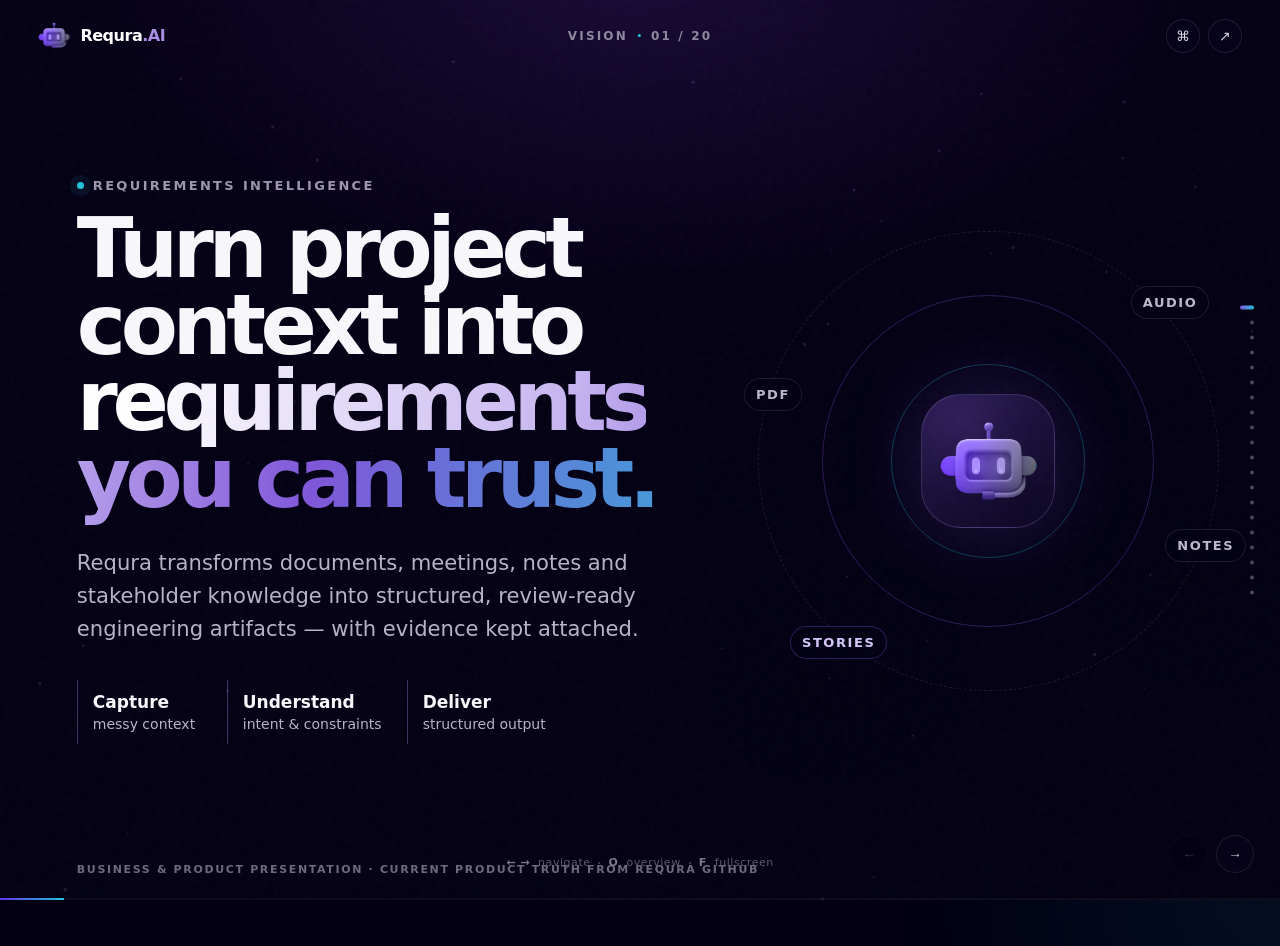
<file: index.html>
<!doctype html>
<html lang="en">
<head>
  <meta charset="utf-8" />
  <meta name="viewport" content="width=device-width,initial-scale=1,viewport-fit=cover" />
  <meta name="theme-color" content="#030014" />
  <meta name="description" content="Requra.AI — interactive business and product presentation: from fragmented stakeholder context to traceable, review-ready requirements." />
  <meta property="og:title" content="Requra.AI — From Context to Requirements You Can Trust" />
  <meta property="og:description" content="An interactive business and product presentation featuring Requra.AI, evidence-grounded requirements intelligence, market strategy and product proof." />
  <meta property="og:type" content="website" />
  <meta property="og:url" content="https://requra-ai-business-presentation.vercel.app" />
  <meta name="twitter:card" content="summary_large_image" />
  <link rel="canonical" href="https://requra-ai-business-presentation.vercel.app" />
  <title>Requra.AI — From Context to Requirements You Can Trust</title>
  <link rel="stylesheet" href="styles/part-1.css" />
  <link rel="stylesheet" href="styles/part-2.css" />
  <link rel="stylesheet" href="styles/part-3.css" />
  <link rel="stylesheet" href="styles/part-4.css" />
  <link rel="stylesheet" href="styles/part-5.css" />
  <link rel="stylesheet" href="styles/part-6-mobile.css" />
  <link rel="stylesheet" href="styles/part-7-mobile-type.css" />
</head>
<body>
  <div class="noise" aria-hidden="true"></div>
  <div class="ambient ambient-a" aria-hidden="true"></div>
  <div class="ambient ambient-b" aria-hidden="true"></div>

<header aria-label="Presentation controls" class="chrome">
<a aria-label="Requra.AI presentation home" class="brand" href="#s-01">
<span class="brand-mark-wrap"><img alt="" class="brand-mark" src="assets/Logo.png"/></span>
<span class="brand-word">Requra<span>.AI</span></span>
</a>
<div aria-live="polite" class="chrome-center">
<span id="sectionLabel">VISION</span>
<span class="chrome-dot"></span>
<span id="slideCounter">01 / 20</span>
</div>
<div class="chrome-actions">
<button aria-label="Toggle slide overview" class="icon-btn" id="overviewBtn" title="Overview (O)">⌘</button>
<button aria-label="Toggle fullscreen" class="icon-btn" id="fullscreenBtn" title="Fullscreen (F)">↗</button>
</div>
</header>
  <main id="deck" class="deck" aria-live="polite">
<section class="slide is-active" data-section="VISION" data-title="Requra.AI" id="s-01">
<canvas aria-hidden="true" class="hero-canvas" id="heroCanvas"></canvas>
<div class="slide-inner hero-layout">
<div class="hero-copy reveal">
<div class="eyebrow"><span class="pulse-dot"></span> REQUIREMENTS INTELLIGENCE</div>
<h1>Turn project context into<br/><span class="gradient-text">requirements you can trust.</span></h1>
<p class="hero-lead">Requra transforms documents, meetings, notes and stakeholder knowledge into structured, review-ready engineering artifacts — with evidence kept attached.</p>
<div class="hero-meta-row">
<div class="mini-kpi"><strong>Capture</strong><span>messy context</span></div>
<div class="mini-kpi"><strong>Understand</strong><span>intent &amp; constraints</span></div>
<div class="mini-kpi"><strong>Deliver</strong><span>structured output</span></div>
</div>
</div>
<div aria-label="Requra AI transformation visual" class="hero-orbit reveal delay-2">
<div class="orbit-ring ring-1"></div><div class="orbit-ring ring-2"></div><div class="orbit-ring ring-3"></div>
<div class="hero-logo-core"><img alt="Requra.AI robot logo" src="assets/Logo.png"/></div>
<span class="orbit-chip chip-a">PDF</span><span class="orbit-chip chip-b">AUDIO</span><span class="orbit-chip chip-c">NOTES</span><span class="orbit-chip chip-d">STORIES</span>
</div>
</div>
<div class="slide-footnote">BUSINESS &amp; PRODUCT PRESENTATION · CURRENT PRODUCT TRUTH FROM REQURA GITHUB</div>
</section>

<section class="slide" data-section="PROBLEM" data-title="The knowledge gap" id="s-02"><div class="slide-inner two-col"><div class="copy-col reveal"><div class="eyebrow">01 · THE PROBLEM</div><h2>Project knowledge rarely arrives as a clean backlog.</h2><p class="lead">It arrives fragmented — across meetings, files, notes, business rules, follow-ups and changing decisions.</p><div class="quote-card">"The problem is not missing information. It is converting scattered information into something a delivery team can safely build."</div></div><div class="chaos-map reveal delay-2"><div class="source-pill s1"><span>◫</span> stakeholder-notes.docx</div><div class="source-pill s2"><span>◉</span> meeting-audio.wav</div><div class="source-pill s3"><span>▤</span> requirements.pdf</div><div class="source-pill s4"><span>✦</span> follow-up decisions</div><div class="source-pill s5"><span>⌁</span> business constraints</div><div class="chaos-core"><span>?</span><small>Manual interpretation</small></div><svg aria-hidden="true" class="chaos-lines" viewBox="0 0 600 500"><path d="M70,70 C260,110 210,220 300,250"></path><path d="M515,95 C390,120 420,210 300,250"></path><path d="M55,360 C160,330 220,300 300,250"></path><path d="M520,390 C420,340 390,290 300,250"></path><path d="M300,30 C290,120 315,160 300,250"></path></svg></div></div></section>

<section class="slide" data-section="PROBLEM" data-title="Cost of misunderstanding" id="s-03"><div class="slide-inner"><div class="top-copy reveal"><div class="eyebrow">02 · THE COST OF MISUNDERSTANDING</div><h2>A requirement can fail long before code fails.</h2><p class="lead narrow">When intent is lost at handoff, ambiguity compounds across product, engineering and QA.</p></div><div class="failure-chain reveal delay-2"><div class="failure-step"><b>01</b><span class="failure-icon">≈</span><h3>Ambiguous input</h3><p>Different sources say different things.</p></div><div class="chain-arrow">→</div><div class="failure-step"><b>02</b><span class="failure-icon">?</span><h3>Wrong interpretation</h3><p>Intent is inferred without evidence.</p></div><div class="chain-arrow">→</div><div class="failure-step"><b>03</b><span class="failure-icon">⌘</span><h3>Wrong build</h3><p>Engineering implements the wrong behavior.</p></div><div class="chain-arrow">→</div><div class="failure-step danger"><b>04</b><span class="failure-icon">↺</span><h3>Rework</h3><p>More meetings, more cost, more delay.</p></div></div><div class="impact-strip reveal delay-3"><span>Manual documentation</span><i></i><span>Scope drift</span><i></i><span>Missed business rules</span><i></i><span>Delayed delivery</span></div></div></section>

<section class="slide" data-section="VISION" data-title="Why Now" id="s-03-whynow">
  <div class="slide-inner">
    <div class="top-copy reveal">
      <div class="eyebrow">03 · TIMING &amp; OPPORTUNITY</div>
      <h2>Why is now the right time for Requra?</h2>
      <p class="lead narrow">A convergence of technology, delivery expectations, and integration readiness makes this the perfect window.</p>
    </div>
    
    <div style="display: grid; grid-template-columns: 1.15fr 0.85fr; gap: 20px; align-items: stretch; margin-top: 15px;" class="reveal delay-2">
      <!-- Drivers Stack -->
      <div style="display: flex; flex-direction: column; gap: 10px;">
        <div style="background: rgba(255,255,255,.015); border: 1px solid rgba(255,255,255,.05); border-radius: 12px; padding: 12px; display: flex; align-items: start; gap: 12px;">
          <span style="background: var(--cyan); color: #000; font-size: 12px; font-weight: bold; width: 22px; height: 22px; border-radius: 50%; display: inline-flex; align-items: center; justify-content: center; flex-shrink: 0;">01</span>
          <div>
            <b style="font-size: 14px; color: #fff; display: block; margin-bottom: 2px;">AI Maturity Inflection</b>
            <p style="font-size: 13px; line-height: 1.45; color: #bbb2cb; margin: 0;">AI workflows can now be built around LLMs to process complex project context — but the value is in making that process structured, grounded, and controllable.</p>
          </div>
        </div>

        <div style="background: rgba(255,255,255,.015); border: 1px solid rgba(255,255,255,.05); border-radius: 12px; padding: 12px; display: flex; align-items: start; gap: 12px;">
          <span style="background: var(--cyan); color: #000; font-size: 12px; font-weight: bold; width: 22px; height: 22px; border-radius: 50%; display: inline-flex; align-items: center; justify-content: center; flex-shrink: 0;">02</span>
          <div>
            <b style="font-size: 14px; color: #fff; display: block; margin-bottom: 2px;">Distributed Stakeholders</b>
            <p style="font-size: 13px; line-height: 1.45; color: #bbb2cb; margin: 0;">Software teams increasingly work across distributed stakeholder networks. Requirements still depend heavily on manual interpretation.</p>
          </div>
        </div>

        <div style="background: rgba(255,255,255,.015); border: 1px solid rgba(255,255,255,.05); border-radius: 12px; padding: 12px; display: flex; align-items: start; gap: 12px;">
          <span style="background: var(--cyan); color: #000; font-size: 12px; font-weight: bold; width: 22px; height: 22px; border-radius: 50%; display: inline-flex; align-items: center; justify-content: center; flex-shrink: 0;">03</span>
          <div>
            <b style="font-size: 14px; color: #fff; display: block; margin-bottom: 2px;">Structured Delivery Mismatch</b>
            <p style="font-size: 13px; line-height: 1.45; color: #bbb2cb; margin: 0;">Delivery tools (Jira, ClickUp) are highly structured, but the inputs (meetings, documents) remain completely unstructured.</p>
          </div>
        </div>
      </div>

      <!-- Opportunity Callout -->
      <div style="background: linear-gradient(135deg, rgba(34,195,216,0.08), rgba(127,86,217,0.08)); border: 1px solid rgba(34,195,216,0.2); border-radius: 16px; padding: 20px; display: flex; flex-direction: column; justify-content: center; text-align: center; position: relative;">
        <span style="font-size: 11px; font-weight: 800; letter-spacing: 0.15em; color: var(--cyan); margin-bottom: 10px; display: block; text-transform: uppercase;">THE OPPORTUNITY</span>
        <h3 style="font-size: 18px; line-height: 1.45; color: #fff; margin: 0 0 10px 0;">Turn unstructured project knowledge into a structured engineering system.</h3>
        <p style="font-size: 13px; line-height: 1.5; color: #bbb2cb; margin: 0;">Requra bridges the handoff gap by translating messy project context into structured, evidence-backed engineering requirements and development backlogs.</p>
      </div>
    </div>

    <!-- <div style="font-size: 11px; letter-spacing: 0.15em; text-transform: uppercase; color: var(--cyan); text-align: center; margin-top: 15px; border: 1px dashed rgba(34,195,216,0.3); padding: 5px; border-radius: 8px; background: rgba(34,195,216,0.02);" class="reveal delay-3">
      ↳ The timing window: LLMs are powerful enough, teams are distributed enough, and bilingual (EN/AR) APIs are mature enough.
    </div> -->
  </div>
</section>

<section class="slide" data-section="SOLUTION" data-title="The Requra flow" id="s-04"><div class="slide-inner"><div class="top-copy reveal"><div class="eyebrow">04 · THE REQURA SOLUTION</div><h2>One continuous path from context to delivery.</h2><p class="lead narrow">Requra gives project knowledge a structure without breaking its connection to the original source.</p></div><div class="flow-lane reveal delay-2"><div class="flow-node"><span>01</span><svg class="flow-icon" viewBox="0 0 24 24" fill="none" stroke="currentColor" stroke-width="2" stroke-linecap="round" stroke-linejoin="round" style="position: absolute; top: 16px; right: 18px; width: 18px; height: 18px; color: var(--violet-soft);"><path d="M14 2H6a2 2 0 0 0-2 2v16a2 2 0 0 0 2 2h12a2 2 0 0 0 2-2V8z" /><polyline points="14 2 14 8 20 8" /><line x1="12" y1="18" x2="12" y2="12" /><line x1="9" y1="15" x2="15" y2="15" /></svg><b>Capture</b><small>documents · meetings · notes</small></div><div class="flow-connector"><i></i></div><div class="flow-node"><span>02</span><svg class="flow-icon" viewBox="0 0 24 24" fill="none" stroke="currentColor" stroke-width="2" stroke-linecap="round" stroke-linejoin="round" style="position: absolute; top: 16px; right: 18px; width: 18px; height: 18px; color: var(--violet-soft);"><circle cx="11" cy="11" r="8" /><line x1="21" y1="21" x2="16.65" y2="16.65" /></svg><b>Understand</b><small>needs · actors · constraints</small></div><div class="flow-connector"><i></i></div><div class="flow-node featured"><span>03</span><svg class="flow-icon" viewBox="0 0 24 24" fill="none" stroke="currentColor" stroke-width="2" stroke-linecap="round" stroke-linejoin="round" style="position: absolute; top: 16px; right: 18px; width: 18px; height: 18px; color: var(--cyan);"><rect x="3" y="3" width="7" height="9" /><rect x="14" y="3" width="7" height="5" /><rect x="14" y="12" width="7" height="9" /><rect x="3" y="16" width="7" height="5" /></svg><b>Structure</b><small>requirements · stories · AC</small></div><div class="flow-connector"><i></i></div><div class="flow-node"><span>04</span><svg class="flow-icon" viewBox="0 0 24 24" fill="none" stroke="currentColor" stroke-width="2" stroke-linecap="round" stroke-linejoin="round" style="position: absolute; top: 16px; right: 18px; width: 18px; height: 18px; color: var(--violet-soft);"><path d="M12 22s8-4 8-10V5l-8-3-8 3v7c0 6 8 10 8 10z" /><path d="M9 11l2 2 4-4" /></svg><b>Validate</b><small>evidence · quality · coverage</small></div><div class="flow-connector"><i></i></div><div class="flow-node"><span>05</span><svg class="flow-icon" viewBox="0 0 24 24" fill="none" stroke="currentColor" stroke-width="2" stroke-linecap="round" stroke-linejoin="round" style="position: absolute; top: 16px; right: 18px; width: 18px; height: 18px; color: var(--violet-soft);"><path d="M17 21v-2a4 4 0 0 0-4-4H5a4 4 0 0 0-4 4v2" /><circle cx="9" cy="7" r="4" /><path d="M23 21v-2a4 4 0 0 0-3-3.87" /><path d="M16 3.13a4 4 0 0 1 0 7.75" /></svg><b>Review</b><small>BA · PM · stakeholders</small></div><div class="flow-connector"><i></i></div><div class="flow-node"><span>06</span><svg class="flow-icon" viewBox="0 0 24 24" fill="none" stroke="currentColor" stroke-width="2" stroke-linecap="round" stroke-linejoin="round" style="position: absolute; top: 16px; right: 18px; width: 18px; height: 18px; color: var(--violet-soft);"><polyline points="21 8 21 21 3 21 3 8" /><rect x="1" y="3" width="22" height="5" /><line x1="10" y1="12" x2="14" y2="12" /></svg><b>Deliver</b><small>engineering-ready artifacts</small></div></div><div class="proof-chip reveal delay-3"><span>✓</span> This end-to-end product flow is implemented across the current frontend and AI-service contracts.</div></div></section>

<section class="slide" data-section="EXPERIENCE" data-title="Human in the loop" id="s-05"><div class="slide-inner"><div class="top-copy reveal"><div class="eyebrow">05 · THE HUMAN SYSTEM</div><h2>AI accelerates the work. People keep the authority.</h2></div><div class="human-system reveal delay-2"><div class="persona stakeholder"><div class="persona-icon">◎</div><h3>Stakeholder / Client</h3><p>Provides context, decisions and feedback.</p></div><div class="system-line"><span>context</span><i></i><span>review</span></div><div class="requra-core"><img alt="" src="assets/Logo.png"/><strong>Requra.AI</strong><small>capture · analyze · trace</small></div><div class="system-line"><span>evidence</span><i></i><span>refinement</span></div><div class="persona analyst"><div class="persona-icon">◇</div><h3>BA / PM / Product</h3><p>Reviews, edits, aligns and approves.</p></div><div class="down-line"><i></i><span>approved specification</span></div><div class="persona engineering"><div class="persona-icon">⌘</div><h3>Engineering &amp; QA</h3><p>Consumes clear stories, criteria and source-backed requirements.</p></div></div><p class="center-caption reveal delay-3">Requra is not positioned as "replace the analyst." It protects concurrent edits via HTTP If-Match headers and strengthens the evidence behind decisions.</p></div></section>

<section class="slide" data-section="PRODUCT" data-title="Product proof" id="s-06"><div class="slide-inner product-proof-layout"><div class="copy-col reveal"><div class="eyebrow"><span class="verified-dot"></span> CURRENT PRODUCT</div><h2>This is already a working product surface — not a concept deck.</h2><p class="lead">Projects, asynchronous analysis, results, source evidence, stakeholder review and meeting workflows are represented in the current application.</p><div class="feature-tags"><span>Projects</span><span>AI Results</span><span>Evidence</span><span>Stakeholder Review</span><span>Meetings (LiveKit/Agora)</span><span>Exports</span><span>Ingestion</span></div><a class="demo-link" href="https://requra-demo-rust.vercel.app/demo" rel="noreferrer" target="_blank">Open interactive demo <b>↗</b></a></div><div aria-label="Requra product screenshots" class="screen-stack reveal delay-2"><figure class="screen screen-main"><img alt="Requra AI results workspace" src="assets/ai-results.png"/><figcaption>AI Results Workspace</figcaption></figure><figure class="screen screen-left"><img alt="Requra dashboard" src="assets/dashboard.png"/><figcaption>Dashboard</figcaption></figure><figure class="screen screen-right"><img alt="Requra evidence view" src="assets/evidence.png"/><figcaption>Evidence View</figcaption></figure></div></div></section>

<section class="slide" data-section="PRODUCT" data-title="What Requra produces" id="s-07"><div class="slide-inner"><div class="top-copy reveal"><div class="eyebrow"><span class="verified-dot"></span> CURRENT STRUCTURED OUTPUTS</div><h2>Raw context becomes a connected delivery artifact.</h2><p class="lead narrow">The value is not six disconnected documents. It is one traceable chain from source evidence to a requirement, story, acceptance criteria and delivery output.</p></div><div class="artifact-stage reveal delay-2"><div class="artifact-sources"><div class="artifact-kicker">RAW CONTEXT</div><article><span>PDF</span><b>Business rules</b><small>page-aware source</small></article><article><span>DOCX</span><b>Stakeholder notes</b><small>document evidence</small></article><article><span>WAV</span><b>Meeting audio</b><small>transcribed when configured</small></article></div><div class="artifact-thread"><div class="artifact-thread-line"></div><div class="artifact-thread-core"><img alt="" src="assets/Logo.png"/><b>Requra.AI</b><small>structure + trace</small></div><span class="artifact-thread-label">evidence remains attached</span></div><div class="artifact-outcomes"><div class="artifact-kicker">ILLUSTRATIVE ARTIFACT ANATOMY</div><article class="artifact-card requirement"><header><span>REQ-014</span><em>BUSINESS RULE</em></header><h3>Reset link expiry</h3><p>The system shall expire password-reset links after 15 minutes.</p><footer>↳ source quote · page / chunk reference</footer></article><article class="artifact-card story"><header><span>US-008</span><em>USER STORY</em></header><p>As a customer, I want a time-bound reset link so that account recovery stays secure.</p><footer>linked to REQ-014</footer></article><article class="artifact-card acceptance"><header><span>AC</span><em>GIVEN · WHEN · THEN</em></header><p><b>Given</b> a reset link is issued, <b>when</b> 15 minutes pass, <b>then</b> the link is rejected.</p></article></div></div><div class="artifact-output-strip reveal delay-3"><article><span>Σ</span><b>Executive summary</b><small>decisions · risks · scope · actions</small></article><article><span>↔</span><b>Coverage</b><small>requirement ↔ story mapping</small></article><article><span>⇥</span><b>Delivery</b><small>Excel-ready · Jira-compatible structures</small></article></div></div></section>

<section class="slide" data-section="ARCHITECTURE" data-title="System Architecture" id="s-07-arch"><div class="slide-inner"><div class="top-copy reveal"><div class="eyebrow"><span class="verified-dot"></span> SYSTEM ARCHITECTURE</div><h2>Async processing keeps heavy AI workloads off the request path.</h2><p class="lead narrow">A multi-layered architecture separating fast client requests from heavy background AI graph processing.</p></div><div class="flow-lane reveal delay-2"><div class="flow-node"><span>01</span><svg class="flow-icon" viewBox="0 0 24 24" fill="none" stroke="currentColor" stroke-width="2" stroke-linecap="round" stroke-linejoin="round" style="position: absolute; top: 16px; right: 18px; width: 18px; height: 18px; color: var(--violet-soft);"><rect x="2" y="3" width="20" height="14" rx="2" ry="2" /><line x1="8" y1="21" x2="16" y2="21" /><line x1="12" y1="17" x2="12" y2="21" /></svg><b>React &amp; Flutter</b><small>Web &amp; Mobile clients</small></div><div class="flow-connector"><i></i></div><div class="flow-node"><span>02</span><svg class="flow-icon" viewBox="0 0 24 24" fill="none" stroke="currentColor" stroke-width="2" stroke-linecap="round" stroke-linejoin="round" style="position: absolute; top: 16px; right: 18px; width: 18px; height: 18px; color: var(--violet-soft);"><rect x="2" y="2" width="20" height="8" rx="2" ry="2" /><rect x="2" y="14" width="20" height="8" rx="2" ry="2" /><line x1="6" y1="6" x2="6.01" y2="6" /><line x1="6" y1="18" x2="6.01" y2="18" /></svg><b>.NET Core</b><small>App backend</small></div><div class="flow-connector"><i></i></div><div class="flow-node"><span>03</span><svg class="flow-icon" viewBox="0 0 24 24" fill="none" stroke="currentColor" stroke-width="2" stroke-linecap="round" stroke-linejoin="round" style="position: absolute; top: 16px; right: 18px; width: 18px; height: 18px; color: var(--violet-soft);"><path d="M12 2L2 7l10 5 10-5-10-5z" /><path d="M2 17l10 5 10-5" /><path d="M2 12l10 5 10-5" /></svg><b>FastAPI</b><small>AI pipeline gateway</small></div><div class="flow-connector"><i></i></div><div class="flow-node featured"><span>04</span><svg class="flow-icon" viewBox="0 0 24 24" fill="none" stroke="currentColor" stroke-width="2" stroke-linecap="round" stroke-linejoin="round" style="position: absolute; top: 16px; right: 18px; width: 18px; height: 18px; color: var(--cyan);"><line x1="3" y1="6" x2="21" y2="6" /><line x1="3" y1="12" x2="21" y2="12" /><line x1="3" y1="18" x2="21" y2="18" /><path d="M3 6l4-4 4 4" /></svg><b>Redis / RQ</b><small>Async queue</small></div><div class="flow-connector"><i></i></div><div class="flow-node"><span>05</span><svg class="flow-icon" viewBox="0 0 24 24" fill="none" stroke="currentColor" stroke-width="2" stroke-linecap="round" stroke-linejoin="round" style="position: absolute; top: 16px; right: 18px; width: 18px; height: 18px; color: var(--violet-soft);"><rect x="4" y="4" width="16" height="16" rx="2" ry="2" /><rect x="9" y="9" width="6" height="6" /><line x1="9" y1="1" x2="9" y2="4" /><line x1="15" y1="1" x2="15" y2="4" /><line x1="9" y1="20" x2="9" y2="23" /><line x1="15" y1="20" x2="15" y2="23" /><line x1="20" y1="9" x2="23" y2="9" /><line x1="20" y1="15" x2="23" y2="15" /><line x1="1" y1="9" x2="4" y2="9" /><line x1="1" y1="15" x2="4" y2="15" /></svg><b>RQ Worker</b><small>LangGraph engine</small></div><div class="flow-connector"><i></i></div><div class="flow-node"><span>06</span><svg class="flow-icon" viewBox="0 0 24 24" fill="none" stroke="currentColor" stroke-width="2" stroke-linecap="round" stroke-linejoin="round" style="position: absolute; top: 16px; right: 18px; width: 18px; height: 18px; color: var(--violet-soft);"><ellipse cx="12" cy="5" rx="9" ry="3" /><path d="M3 5v14c0 1.66 4 3 9 3s9-1.34 9-3V5" /><path d="M3 12c0 1.66 4 3 9 3s9-1.34 9-3" /></svg><b>Postgres / Vector</b><small>Durable state</small></div></div><div class="trust-strip reveal delay-3" style="margin-top: 15px; display: grid; grid-template-columns: repeat(4, minmax(0, 1fr)); gap: 10px; border-top: 1px dashed rgba(255,255,255,0.06); padding-top: 12px; text-align: left;"><article style="background: rgba(255,255,255,0.015); border: 1px solid rgba(255,255,255,0.05); padding: 8px 12px; border-radius: 8px;"><b style="color: #fff; font-size: 13px; display: block; margin-bottom: 2px;">Stakeholder Isolation</b><small style="color: #bbb2cc; font-size: 11px; line-height: 1.35; display: block;">Tokenized review links bypass public signup &amp; keep project boundaries secure.</small></article><article style="background: rgba(255,255,255,0.015); border: 1px solid rgba(255,255,255,0.05); padding: 8px 12px; border-radius: 8px;"><b style="color: #fff; font-size: 13px; display: block; margin-bottom: 2px;">Granular RBAC</b><small style="color: #bbb2cc; font-size: 11px; line-height: 1.35; display: block;">Enforces PM, BA, and Stakeholder roles &amp; Owner/Contributor/Viewer access.</small></article><article style="background: rgba(255,255,255,0.015); border: 1px solid rgba(255,255,255,0.05); padding: 8px 12px; border-radius: 8px;"><b style="color: #fff; font-size: 13px; display: block; margin-bottom: 2px;">PII Masking</b><small style="color: #bbb2cc; font-size: 11px; line-height: 1.35; display: block;">AI pipeline strips personal identifiers from transcripts and files before LLM processing.</small></article><article style="background: rgba(255,255,255,0.015); border: 1px solid rgba(255,255,255,0.05); padding: 8px 12px; border-radius: 8px;"><b style="color: #fff; font-size: 13px; display: block; margin-bottom: 2px;">Human Approval Gate</b><small style="color: #bbb2cc; font-size: 11px; line-height: 1.35; display: block;">PM retains full authority to edit and approve requirements before external pushing.</small></article></div><div class="proof-chip reveal delay-3"><span>✓</span> API returns quickly while background workers process the pipeline.</div></div></section>

<section class="slide" data-section="WORKFLOW" data-title="End-to-End Story" id="s-07-workflow"><div class="slide-inner"><div class="top-copy reveal"><div class="eyebrow"><span class="verified-dot"></span> REAL-WORLD END-TO-END STORY</div><h2>From multi-source chaos to approved, delivery-ready requirements.</h2><p class="lead narrow">From evidence to ClickUp and Jira in one workflow.</p></div><div class="story-chain reveal delay-2" style="display: grid; grid-template-columns: repeat(5, minmax(0, 1fr)); gap: 12px; align-items: stretch; margin-top: 6px;"><article style="background: rgba(255,255,255,.025); border: 1px solid rgba(255,255,255,.08); border-radius: 16px; padding: 14px; display: flex; flex-direction: column; position: relative;"><div style="display: flex; justify-content: space-between; align-items: center; margin-bottom: 8px;"><span style="font-size: 9.5px; font-weight: 800; letter-spacing: .12em; color: var(--violet-soft);">01 · CAPTURE</span><span style="font-size: 15px;">📄🎙️</span></div><h3 style="font-size: 14px; margin: 0 0 6px 0; color: #fff;">Multi-Source Input</h3><div style="font-size: 11px; line-height: 1.4; color: #b2abbf; display: flex; flex-direction: column; gap: 5px;"><div style="background: rgba(127,86,217,.08); border-left: 2px solid var(--violet); padding: 5px 7px; border-radius: 4px;"><b style="color: #d1c8e8; display: block;">PDF / DOCX:</b> "Reset links expire after 15 minutes."</div><div style="background: rgba(34,195,216,.08); border-left: 2px solid var(--cyan); padding: 5px 7px; border-radius: 4px;"><b style="color: #c0edf4; display: block;">Meeting Audio:</b> "Customers need secure password recovery."</div></div><span style="margin-top: auto; padding-top: 8px; font-size: 9px; color: #9c95ab; border-top: 1px solid rgba(255,255,255,.05); line-height: 1.3;">Meeting audio automatically transcribed &amp; processed</span></article><article style="background: rgba(255,255,255,.025); border: 1px solid rgba(255,255,255,.08); border-radius: 16px; padding: 14px; display: flex; flex-direction: column;"><div style="display: flex; justify-content: space-between; align-items: center; margin-bottom: 8px;"><span style="font-size: 9.5px; font-weight: 800; letter-spacing: .12em; color: var(--cyan);">02 · UNDERSTAND</span><span style="font-size: 15px;">🧠</span></div><h3 style="font-size: 14px; margin: 0 0 6px 0; color: #fff;">Context Extraction</h3><div style="font-size: 11px; line-height: 1.45; color: #c0b8cd; display: flex; flex-direction: column; gap: 4px; background: rgba(0,0,0,.25); padding: 7px; border-radius: 6px; border: 1px solid rgba(255,255,255,.04);"><div><b style="color: var(--cyan);">Actor:</b> Customer</div><div><b style="color: var(--cyan);">Need:</b> Password recovery</div><div><b style="color: var(--cyan);">Constraint:</b> 15-minute expiration</div><div><b style="color: var(--cyan);">Evidence:</b> source chunk #14</div></div><span style="margin-top: auto; padding-top: 8px; font-size: 9px; color: #9c95ab; border-top: 1px solid rgba(255,255,255,.05); line-height: 1.3;">Evidence-grounded retrieval<br/><span style="font-size: 8.5px; opacity: 0.75;">pgvector · source chunk #14</span></span></article><article style="background: linear-gradient(145deg,rgba(127,86,217,.12),rgba(255,255,255,.02)); border: 1px solid rgba(127,86,217,.35); border-radius: 16px; padding: 14px; display: flex; flex-direction: column;"><div style="display: flex; justify-content: space-between; align-items: center; margin-bottom: 8px;"><span style="font-size: 9.5px; font-weight: 800; letter-spacing: .12em; color: var(--cyan);">03 · STRUCTURE</span><span style="font-size: 15px;">⊞</span></div><h3 style="font-size: 14px; margin: 0 0 6px 0; color: #fff;">REQ / Story / AC</h3><div style="font-size: 11px; line-height: 1.4; color: #ccc4dc; display: flex; flex-direction: column; gap: 5px;"><div><b style="color: #e2dbf5;">REQ-014:</b> Reset links expire after 15 min.</div><div><b style="color: #e2dbf5;">US-008:</b> As a customer, I want time-bound reset.</div><div style="background: rgba(0,0,0,.35); padding: 5px 6px; border-radius: 4px; font-family: monospace; font-size: 9.5px; color: #a9e4ed; border-left: 2px solid var(--cyan);"><b>Given</b> reset link issued<br/><b>When</b> 15 minutes pass<br/><b>Then</b> link is rejected</div></div><span style="margin-top: auto; padding-top: 8px; font-size: 9px; color: #9c95ab; border-top: 1px solid rgba(255,255,255,.05);">Gherkin acceptance criteria</span></article><article style="background: rgba(255,255,255,.025); border: 1px solid rgba(255,255,255,.08); border-radius: 16px; padding: 14px; display: flex; flex-direction: column;"><div style="display: flex; justify-content: space-between; align-items: center; margin-bottom: 8px;"><span style="font-size: 9.5px; font-weight: 800; letter-spacing: .12em; color: var(--violet-soft);">04 · REVIEW</span><span style="font-size: 15px;">👥</span></div><h3 style="font-size: 14px; margin: 0 0 6px 0; color: #fff;">Human Approval Gate</h3><div style="font-size: 11px; line-height: 1.4; color: #b2abbf; display: flex; flex-direction: column; gap: 5px;"><div style="background: rgba(255,255,255,.03); padding: 5px 6px; border-radius: 4px;"><b style="color: #ddd;">Stakeholder:</b> Reviews &amp; comments on scope.</div><div style="background: rgba(106,169,61,.08); border-left: 2px solid #79c948; padding: 5px 6px; border-radius: 4px;"><b style="color: #b7e899;">PM:</b> Resolves → edits → approves ✓</div></div><span style="margin-top: auto; padding-top: 8px; font-size: 9px; color: #9c95ab; border-top: 1px solid rgba(255,255,255,.05);">Human-in-the-loop</span></article><article style="background: linear-gradient(145deg,rgba(34,195,216,.14),rgba(255,255,255,.02)); border: 1px solid rgba(34,195,216,.38); border-radius: 16px; padding: 14px; display: flex; flex-direction: column;"><div style="display: flex; justify-content: space-between; align-items: center; margin-bottom: 8px;"><span style="font-size: 9.5px; font-weight: 800; letter-spacing: .12em; color: var(--cyan);">05 · DELIVER</span><span style="font-size: 15px;">🚀</span></div><h3 style="font-size: 14px; margin: 0 0 6px 0; color: #fff;">ClickUp &amp; Jira</h3><div style="font-size: 11px; line-height: 1.4; color: #a5d8e2; display: flex; flex-direction: column; gap: 5px;"><div style="background: rgba(34,195,216,.08); padding: 5px 6px; border-radius: 4px;"><b style="color: #fff; display: block;">⚡ ClickUp</b> Approved story pushed directly via API</div><div style="background: rgba(127,86,217,.12); padding: 5px 6px; border-radius: 4px;"><b style="color: #fff; display: block;">📦 Jira</b> Jira-ready CSV with requirement/story mapping</div></div><span style="margin-top: auto; padding-top: 8px; font-size: 9.5px; color: var(--cyan); border-top: 1px solid rgba(34,195,216,.2); font-weight: 700;">Approved once → delivered downstream</span></article></div><div style="font-size: 9.5px; letter-spacing: 0.12em; text-transform: uppercase; color: var(--cyan); text-align: center; margin: 12px 0 4px 0; border: 1px dashed rgba(34,195,216,0.3); padding: 5px; border-radius: 8px; background: rgba(34,195,216,0.02);">↳ Traceable Delivery Chain: Source Context → Structure → Humans → Downstream Backlog</div><div class="impact-strip reveal delay-3" style="margin-top: 8px; font-size: 10px; letter-spacing: 0.08em;"><span>Multi-source context</span><i></i><span>Semantic understanding</span><i></i><span>Traceable user stories</span><i></i><span>Stakeholder review &amp; PM gate</span><i></i><span>ClickUp API &amp; Jira CSV export</span></div></div></section>

<section class="slide" data-section="AI" data-title="AI you can inspect" id="s-08"><div class="slide-inner ai-layout visual-ai-layout"><div class="copy-col reveal"><div class="eyebrow"><span class="verified-dot"></span> REQURA AI</div><h2>Evidence-grounded AI, not plausible prose.</h2><p class="lead">Requra does more than ask a model to "write user stories." It extracts, retrieves, checks, classifies, grounds, validates and can repair before formatting the result.</p><div class="ai-pill-row"><span>15-node logical graph</span><span>BM25 &amp; Vector RAG</span><span>PII Redaction</span><span>Self-Repair Cycle</span><span>STT/LLM Failovers</span><span>Grounding checks</span></div><div class="trust-difference"><article class="generic"><span>GENERIC AI</span><b>"This sounds right."</b><small>Answer quality depends heavily on prompt and session context.</small></article><div class="trust-arrow">→</div><article class="requra"><span>REQURA AI</span><b>"Show me the source."</b><small>Evidence, coverage and validation remain part of the output model.</small></article></div></div><figure class="traceability-showcase reveal delay-2"><div class="figure-glow"></div><img alt="Requra 15-node execution graph" src="assets/graph-image.png"/><figcaption><span>LOGICAL GRAPH</span><b style="font-size: 10;">15 logical steps executed physically across 13 optimized nodes for parallel preparation and error isolation.</b></figcaption></figure></div></section>

<section class="slide" data-section="AI" data-title="Conflict Detection" id="s-08-conflict"><div class="slide-inner ai-layout visual-ai-layout"><div class="copy-col reveal"><div class="eyebrow"><span class="verified-dot"></span> SEMANTIC CONFLICT DETECTION</div><h2>Detecting contradictions before they reach code.</h2><p class="lead">Requra uses hybrid embedding similarity and logical rules to identify, classify, and resolve conflicting requirements across multiple sources.</p><div class="tech-boundary" style="margin-top: 15px;"><p style="margin: 0 0 8px 0; font-size: 13px;"><b>1. Semantic Filter:</b> Cosine similarity on pgvector embeddings selects candidate pairs.</p><p style="margin: 0 0 8px 0; font-size: 13px;"><b>2. LLM Classifier:</b> Identifies contradictions, constraint overlaps, or scope boundary mismatches.</p><p style="margin: 0 0 8px 0; font-size: 13px;"><b>3. Deterministic Overrides:</b> Algorithmic filters verify that orthogonal limits are treated as complementary rather than conflicts.</p><p style="margin: 0; font-size: 13px;"><b>4. Analyst Action:</b> Generates custom clarification questions and resolution options for the PM.</p></div></div><div class="matrix-wrap reveal delay-2" style="grid-template-columns: 1fr; gap: 12px; max-width: 480px; align-self: center;"><div class="artifact-card" style="border-color: rgba(209,42,5,.25); background: linear-gradient(145deg,rgba(209,42,5,.05),rgba(255,255,255,.015));"><header><span style="color: #e66d54;">REQ-002 vs REQ-012</span><em style="color: #e66d54;">CONTRADICTION (HIGH)</em></header><p style="font-size: 13px; margin-bottom: 6px;"><b>REQ-002:</b> Password-reset links expire after 15 minutes.</p><p style="font-size: 13px; margin-bottom: 12px;"><b>REQ-012:</b> Reset links must remain valid for at least 1 hour.</p><footer style="color: #bbb; padding-top: 10px; border-top: 1px solid rgba(255,255,255,.065);"><span style="color: var(--cyan); font-weight: bold; display: block; margin-bottom: 4px; font-size: 11px;">JURY CLARIFICATION QUESTION</span>"Should the recovery security window be 15 minutes or 60 minutes?"</footer></div><div class="proof-chip" style="margin: 0!important; align-self: stretch; text-align: center; font-size: 11px; border-color: rgba(209,42,5,.18); background: rgba(209,42,5,.03); color: #cbaaaa;"><span>⚠</span> Blocks automatic story generation until resolved by the Project Manager.</div></div></div></section>

<section class="slide" data-section="VALUE" data-title="Why e-business" id="s-09"><div class="slide-inner"><div class="top-copy reveal"><div class="eyebrow">06 · WHY E-BUSINESS?</div><h2>Requra is valuable because requirements work is a connected system.</h2><p class="lead narrow">The business case is not "software is online." It is that context, review, traceability and delivery need to remain connected across people and time.</p></div><div class="business-network reveal delay-2"><div class="network-ring ring-a"></div><div class="network-ring ring-b"></div><div class="network-core"><img alt="" src="assets/Logo.png"/><b>Requra</b><small>shared requirements context</small></div><article class="network-node nn-1"><span>01</span><b>Collaboration</b><small>roles work from one context</small></article><article class="network-node nn-2"><span>02</span><b>Continuity</b><small>decisions survive handoffs</small></article><article class="network-node nn-3"><span>03</span><b>Automation</b><small>less repetitive analysis</small></article><article class="network-node nn-4"><span>04</span><b>Traceability</b><small>source → delivery chain</small></article><article class="network-node nn-5"><span>05</span><b>Scale</b><small>repeatable project workflow</small></article><article class="network-node nn-6"><span>06</span><b>Integration</b><small>structured downstream output</small></article><svg class="network-links" viewBox="0 0 1000 430" aria-hidden="true"><path d="M500 214L170 85M500 214L500 48M500 214L830 85M500 214L830 345M500 214L500 382M500 214L170 345"></path></svg></div><div class="network-outcomes reveal delay-3"><span>fewer handoff gaps</span><i></i><span>faster review loops</span><i></i><span>reusable delivery process</span></div></div></section>


<section class="slide" data-section="MARKET" data-title="STP strategy" id="s-10"><div class="slide-inner"><div class="top-copy reveal"><div class="eyebrow"><span class="strategy-dot"></span> 07 · SEGMENTATION · TARGETING · POSITIONING</div><h2>Start where requirements pain is repeated, multi-source and expensive.</h2></div><div class="market-map-layout reveal delay-2"><div class="market-narrative"><div class="market-list"><span>SEGMENTS</span><article><b>Software houses</b><small>multiple clients · repeated discovery</small></article><article><b>Digital agencies</b><small>fast handoffs · changing scope</small></article><article><b>Enterprise delivery</b><small>governance · many stakeholders</small></article><article><b>Startups / product teams</b><small>high change · lean teams</small></article></div><div class="target-callout"><span>PRIMARY TARGET</span><b>BA / PM / Product teams</b><p>Teams repeatedly converting stakeholder inputs into specifications and delivery artifacts.</p></div></div><div class="market-fit-panel"><div class="market-fit-head"><span>QUALITATIVE PRIORITIZATION</span><small>Strategic hypothesis — not measured market data</small></div><div class="market-fit-map"><div class="axis axis-y"><span>higher requirements complexity</span><i></i><span>lower</span></div><div class="axis axis-x"><span>fragmented / occasional</span><i></i><span>continuous workflow need</span></div><div class="fit-zone"></div><div class="market-point mp-solo"><i></i><b>Solo project</b></div><div class="market-point mp-startup"><i></i><b>Startup</b></div><div class="market-point mp-agency"><i></i><b>Agency</b></div><div class="market-point mp-house"><i></i><b>Software house</b></div><div class="market-point mp-enterprise"><i></i><b>Enterprise delivery</b></div></div><blockquote>"The AI-powered requirements workspace that transforms project conversations into development-ready specifications you can trace back to the source."</blockquote></div></div></div></section>

<section class="slide" data-section="POSITIONING" data-title="Competitive advantage" id="s-11">
  <div class="slide-inner">
    <div class="top-copy reveal">
      <div class="eyebrow">08 · COMPETITIVE POSITION</div>
      <h2>Requra connects the conversation, context, requirements and delivery in one governed workflow.</h2>
    </div>
    
    <div class="matrix-wrap reveal delay-2" style="display: grid; grid-template-columns: 1.25fr 0.75fr; gap: 20px; margin-top: 8px; align-items: start;">
      
      <!-- Left Column: Comparison Matrix -->
      <div style="display: flex; flex-direction: column;">
        <div class="matrix" style="background: rgba(255,255,255,.015); border: 1px solid rgba(255,255,255,.08); border-radius: 12px; overflow: hidden; display: flex; flex-direction: column;">
          
          <!-- Header Row -->
          <div class="matrix-row head" style="display: grid; grid-template-columns: 1.6fr 0.9fr 0.9fr 0.9fr 0.9fr 0.9fr 1.15fr; align-items: stretch; min-height: 38px; border-bottom: 1px solid rgba(255,255,255,.08); background: rgba(255,255,255,.03);">
            <span style="display: flex; align-items: center; padding-left: 12px; font-size: 11px; letter-spacing: .08em; text-transform: uppercase; color: #9f98ad; font-weight: bold; text-align: left;">Capability</span>
            <span style="display: flex; align-items: center; justify-content: center; font-size: 11px; letter-spacing: .08em; text-transform: uppercase; color: #9f98ad; font-weight: bold; text-align: center; padding: 0 4px; line-height: 1.2;">Generic AI</span>
            <span style="display: flex; align-items: center; justify-content: center; font-size: 11px; letter-spacing: .08em; text-transform: uppercase; color: #9f98ad; font-weight: bold; text-align: center; padding: 0 4px; line-height: 1.2;">Storywise</span>
            <span style="display: flex; align-items: center; justify-content: center; font-size: 11px; letter-spacing: .08em; text-transform: uppercase; color: #9f98ad; font-weight: bold; text-align: center; padding: 0 4px; line-height: 1.2;">Jama Connect</span>
            <span style="display: flex; align-items: center; justify-content: center; font-size: 11px; letter-spacing: .08em; text-transform: uppercase; color: #9f98ad; font-weight: bold; text-align: center; padding: 0 4px; line-height: 1.2;">Productboard</span>
            <span style="display: flex; align-items: center; justify-content: center; font-size: 11px; letter-spacing: .08em; text-transform: uppercase; color: #9f98ad; font-weight: bold; text-align: center; padding: 0 4px; line-height: 1.2;">ClickUp</span>
            <span style="display: flex; align-items: center; justify-content: center; font-size: 11px; letter-spacing: .08em; text-transform: uppercase; color: var(--cyan); font-weight: bold; text-align: center; background: rgba(34,195,216,0.08); border-left: 1px solid rgba(34,195,216,0.2); border-right: 1px solid rgba(34,195,216,0.2); padding: 0 4px;">Requra</span>
          </div>

          <!-- Row 1: Native meeting + transcription workflow -->
          <div class="matrix-row" style="display: grid; grid-template-columns: 1.6fr 0.9fr 0.9fr 0.9fr 0.9fr 0.9fr 1.15fr; align-items: stretch; min-height: 34px; border-bottom: 1px solid rgba(255,255,255,.05);">
            <span style="display: flex; align-items: center; padding-left: 12px; font-size: 12px; color: #c2bccd; text-align: left;">Native meeting + transcription workflow</span>
            <span style="display: flex; align-items: center; justify-content: center; color: #ffcc00; font-size: 14px;">●</span>
            <span style="display: flex; align-items: center; justify-content: center; color: rgba(255,255,255,0.15);">—</span>
            <span style="display: flex; align-items: center; justify-content: center; color: rgba(255,255,255,0.15);">—</span>
            <span style="display: flex; align-items: center; justify-content: center; color: #ffcc00; font-size: 14px;">●</span>
            <span style="display: flex; align-items: center; justify-content: center; color: var(--cyan); font-size: 14px;">●</span>
            <span style="display: flex; align-items: center; justify-content: center; color: var(--cyan); font-size: 14px; background: rgba(34,195,216,0.04); border-left: 1px solid rgba(34,195,216,0.15); border-right: 1px solid rgba(34,195,216,0.15);">●</span>
          </div>

          <!-- Row 2: Multi-source project context -->
          <div class="matrix-row" style="display: grid; grid-template-columns: 1.6fr 0.9fr 0.9fr 0.9fr 0.9fr 0.9fr 1.15fr; align-items: stretch; min-height: 34px; border-bottom: 1px solid rgba(255,255,255,.05);">
            <span style="display: flex; align-items: center; padding-left: 12px; font-size: 12px; color: #c2bccd; text-align: left;">Multi-source project context</span>
            <span style="display: flex; align-items: center; justify-content: center; color: var(--cyan); font-size: 14px;">●</span>
            <span style="display: flex; align-items: center; justify-content: center; color: var(--cyan); font-size: 14px;">●</span>
            <span style="display: flex; align-items: center; justify-content: center; color: #ffcc00; font-size: 14px;">●</span>
            <span style="display: flex; align-items: center; justify-content: center; color: var(--cyan); font-size: 14px;">●</span>
            <span style="display: flex; align-items: center; justify-content: center; color: rgba(255,255,255,0.15);">—</span>
            <span style="display: flex; align-items: center; justify-content: center; color: var(--cyan); font-size: 14px; background: rgba(34,195,216,0.04); border-left: 1px solid rgba(34,195,216,0.15); border-right: 1px solid rgba(34,195,216,0.15);">●</span>
          </div>

          <!-- Row 3: AI requirements / stories / AC -->
          <div class="matrix-row" style="display: grid; grid-template-columns: 1.6fr 0.9fr 0.9fr 0.9fr 0.9fr 0.9fr 1.15fr; align-items: stretch; min-height: 34px; border-bottom: 1px solid rgba(255,255,255,.05);">
            <span style="display: flex; align-items: center; padding-left: 12px; font-size: 12px; color: #c2bccd; text-align: left;">AI requirements / stories / AC</span>
            <span style="display: flex; align-items: center; justify-content: center; color: var(--cyan); font-size: 14px;">●</span>
            <span style="display: flex; align-items: center; justify-content: center; color: var(--cyan); font-size: 14px;">●</span>
            <span style="display: flex; align-items: center; justify-content: center; color: var(--cyan); font-size: 14px;">●</span>
            <span style="display: flex; align-items: center; justify-content: center; color: var(--cyan); font-size: 14px;">●</span>
            <span style="display: flex; align-items: center; justify-content: center; color: #ffcc00; font-size: 14px;">●</span>
            <span style="display: flex; align-items: center; justify-content: center; color: var(--cyan); font-size: 14px; background: rgba(34,195,216,0.04); border-left: 1px solid rgba(34,195,216,0.15); border-right: 1px solid rgba(34,195,216,0.15);">●</span>
          </div>

          <!-- Row 4: Source-grounded traceability -->
          <div class="matrix-row" style="display: grid; grid-template-columns: 1.6fr 0.9fr 0.9fr 0.9fr 0.9fr 0.9fr 1.15fr; align-items: stretch; min-height: 34px; border-bottom: 1px solid rgba(255,255,255,.05);">
            <span style="display: flex; align-items: center; padding-left: 12px; font-size: 12px; color: #c2bccd; text-align: left;">Source-grounded traceability</span>
            <span style="display: flex; align-items: center; justify-content: center; color: rgba(255,255,255,0.15);">—</span>
            <span style="display: flex; align-items: center; justify-content: center; color: var(--cyan); font-size: 14px;">●</span>
            <span style="display: flex; align-items: center; justify-content: center; color: var(--cyan); font-size: 14px;">●</span>
            <span style="display: flex; align-items: center; justify-content: center; color: var(--cyan); font-size: 14px;">●</span>
            <span style="display: flex; align-items: center; justify-content: center; color: rgba(255,255,255,0.15);">—</span>
            <span style="display: flex; align-items: center; justify-content: center; color: var(--cyan); font-size: 14px; background: rgba(34,195,216,0.04); border-left: 1px solid rgba(34,195,216,0.15); border-right: 1px solid rgba(34,195,216,0.15);">●</span>
          </div>

          <!-- Row 5: Conflict / quality analysis -->
          <div class="matrix-row" style="display: grid; grid-template-columns: 1.6fr 0.9fr 0.9fr 0.9fr 0.9fr 0.9fr 1.15fr; align-items: stretch; min-height: 34px; border-bottom: 1px solid rgba(255,255,255,.05);">
            <span style="display: flex; align-items: center; padding-left: 12px; font-size: 12px; color: #c2bccd; text-align: left;">Conflict / quality analysis</span>
            <span style="display: flex; align-items: center; justify-content: center; color: rgba(255,255,255,0.15);">—</span>
            <span style="display: flex; align-items: center; justify-content: center; color: var(--cyan); font-size: 14px;">●</span>
            <span style="display: flex; align-items: center; justify-content: center; color: var(--cyan); font-size: 14px;">●</span>
            <span style="display: flex; align-items: center; justify-content: center; color: #ffcc00; font-size: 14px;">●</span>
            <span style="display: flex; align-items: center; justify-content: center; color: rgba(255,255,255,0.15);">—</span>
            <span style="display: flex; align-items: center; justify-content: center; color: var(--cyan); font-size: 14px; background: rgba(34,195,216,0.04); border-left: 1px solid rgba(34,195,216,0.15); border-right: 1px solid rgba(34,195,216,0.15);">●</span>
          </div>

          <!-- Row 6: Stakeholder review & approval -->
          <div class="matrix-row" style="display: grid; grid-template-columns: 1.6fr 0.9fr 0.9fr 0.9fr 0.9fr 0.9fr 1.15fr; align-items: stretch; min-height: 34px; border-bottom: 1px solid rgba(255,255,255,.05);">
            <span style="display: flex; align-items: center; padding-left: 12px; font-size: 12px; color: #c2bccd; text-align: left;">Stakeholder review &amp; approval</span>
            <span style="display: flex; align-items: center; justify-content: center; color: rgba(255,255,255,0.15);">—</span>
            <span style="display: flex; align-items: center; justify-content: center; color: var(--cyan); font-size: 14px;">●</span>
            <span style="display: flex; align-items: center; justify-content: center; color: var(--cyan); font-size: 14px;">●</span>
            <span style="display: flex; align-items: center; justify-content: center; color: var(--cyan); font-size: 14px;">●</span>
            <span style="display: flex; align-items: center; justify-content: center; color: #ffcc00; font-size: 14px;">●</span>
            <span style="display: flex; align-items: center; justify-content: center; color: var(--cyan); font-size: 14px; background: rgba(34,195,216,0.04); border-left: 1px solid rgba(34,195,216,0.15); border-right: 1px solid rgba(34,195,216,0.15);">●</span>
          </div>

          <!-- Row 7: Approval-controlled delivery workflow -->
          <div class="matrix-row" style="display: grid; grid-template-columns: 1.6fr 0.9fr 0.9fr 0.9fr 0.9fr 0.9fr 1.15fr; align-items: stretch; min-height: 34px; border-bottom: 1px solid rgba(255,255,255,.05);">
            <span style="display: flex; align-items: center; padding-left: 12px; font-size: 12px; color: #c2bccd; text-align: left;">Approval-controlled delivery workflow</span>
            <span style="display: flex; align-items: center; justify-content: center; color: rgba(255,255,255,0.15);">—</span>
            <span style="display: flex; align-items: center; justify-content: center; color: #ffcc00; font-size: 14px;">●</span>
            <span style="display: flex; align-items: center; justify-content: center; color: var(--cyan); font-size: 14px;">●</span>
            <span style="display: flex; align-items: center; justify-content: center; color: var(--cyan); font-size: 14px;">●</span>
            <span style="display: flex; align-items: center; justify-content: center; color: #ffcc00; font-size: 14px;">●</span>
            <span style="display: flex; align-items: center; justify-content: center; color: var(--cyan); font-size: 14px; background: rgba(34,195,216,0.04); border-left: 1px solid rgba(34,195,216,0.15); border-right: 1px solid rgba(34,195,216,0.15);">●</span>
          </div>

          <!-- Row 8: Direct ClickUp delivery -->
          <div class="matrix-row" style="display: grid; grid-template-columns: 1.6fr 0.9fr 0.9fr 0.9fr 0.9fr 0.9fr 1.15fr; align-items: stretch; min-height: 34px; border-bottom: 1px solid rgba(255,255,255,.05);">
            <span style="display: flex; align-items: center; padding-left: 12px; font-size: 12px; color: #c2bccd; text-align: left;">Direct ClickUp delivery</span>
            <span style="display: flex; align-items: center; justify-content: center; color: rgba(255,255,255,0.15);">—</span>
            <span style="display: flex; align-items: center; justify-content: center; color: rgba(255,255,255,0.15);">—</span>
            <span style="display: flex; align-items: center; justify-content: center; color: rgba(255,255,255,0.15);">—</span>
            <span style="display: flex; align-items: center; justify-content: center; color: rgba(255,255,255,0.15);">—</span>
            <span style="display: flex; align-items: center; justify-content: center; color: var(--cyan); font-size: 14px;">●</span>
            <span style="display: flex; align-items: center; justify-content: center; color: var(--cyan); font-size: 14px; background: rgba(34,195,216,0.04); border-left: 1px solid rgba(34,195,216,0.15); border-right: 1px solid rgba(34,195,216,0.15);">●</span>
          </div>

          <!-- Row 9: ClickUp & Jira delivery integration -->
          <div class="matrix-row" style="display: grid; grid-template-columns: 1.6fr 0.9fr 0.9fr 0.9fr 0.9fr 0.9fr 1.15fr; align-items: stretch; min-height: 34px; border-bottom: 0;">
            <span style="display: flex; align-items: center; padding-left: 12px; font-size: 12px; color: #c2bccd; text-align: left;">ClickUp &amp; Jira delivery integration</span>
            <span style="display: flex; align-items: center; justify-content: center; color: #ffcc00; font-size: 14px;">●</span>
            <span style="display: flex; align-items: center; justify-content: center; color: var(--cyan); font-size: 14px;">●</span>
            <span style="display: flex; align-items: center; justify-content: center; color: var(--cyan); font-size: 14px;">●</span>
            <span style="display: flex; align-items: center; justify-content: center; color: var(--cyan); font-size: 14px;">●</span>
            <span style="display: flex; align-items: center; justify-content: center; color: #ffcc00; font-size: 14px;">●</span>
            <span style="display: flex; align-items: center; justify-content: center; color: var(--cyan); font-size: 14px; background: rgba(34,195,216,0.04); border-left: 1px solid rgba(34,195,216,0.15); border-right: 1px solid rgba(34,195,216,0.15);">●</span>
          </div>

        </div>

        <!-- Legend -->
        <div style="display: flex; gap: 15px; font-size: 11px; color: #9f98ab; margin-top: 8px; justify-content: center;">
          <span><span style="color: var(--cyan); margin-right: 4px;">●</span>Core capability</span>
          <span><span style="color: #ffcc00; margin-right: 4px;">●</span>Partial / indirect</span>
          <span><span style="color: rgba(255,255,255,0.15); margin-right: 4px;">—</span>Not core / Not documented</span>
        </div>
      </div>

      <!-- Right Column: Positioning definitions -->
      <div style="display: flex; flex-direction: column; gap: 6px;">
        <span style="font-size: 11px; font-weight: 800; letter-spacing: .12em; color: var(--violet-soft); display: block; border-bottom: 1px solid rgba(255,255,255,0.06); padding-bottom: 3px; margin-bottom: 3px; text-transform: uppercase;">Strategic Positioning</span>
        
        <div style="background: rgba(255,255,255,0.015); border: 1px solid rgba(255,255,255,0.05); border-radius: 8px; padding: 6px 8px;">
          <b style="font-size: 13px; color: #fff; display: block; margin-bottom: 1px;">Generic AI · <span style="font-size: 11px; color: #9f98ab; font-weight: normal;">General-purpose generation</span></b>
          <p style="font-size: 12px; line-height: 1.35; color: #bbb2cb; margin: 0;">Flexible, but the requirements workflow must be built and managed by the user.</p>
        </div>

        <div style="background: rgba(255,255,255,0.015); border: 1px solid rgba(255,255,255,0.05); border-radius: 8px; padding: 6px 8px;">
          <b style="font-size: 13px; color: #fff; display: block; margin-bottom: 1px;">Storywise · <span style="font-size: 11px; color: #9f98ab; font-weight: normal;">Requirements engineering</span></b>
          <p style="font-size: 12px; line-height: 1.35; color: #bbb2cb; margin: 0;">AI requirements engineering: structured inputs, stories, AC, QA validation, and Jira sync.</p>
        </div>

        <div style="background: rgba(255,255,255,0.015); border: 1px solid rgba(255,255,255,0.05); border-radius: 8px; padding: 6px 8px;">
          <b style="font-size: 13px; color: #fff; display: block; margin-bottom: 1px;">Jama Connect · <span style="font-size: 11px; color: #9f98ab; font-weight: normal;">Requirements lifecycle management</span></b>
          <p style="font-size: 12px; line-height: 1.35; color: #bbb2cb; margin: 0;">Enterprise ALM focusing on reviews, approvals, complex testing, compliance and traceability.</p>
        </div>

        <div style="background: rgba(255,255,255,0.015); border: 1px solid rgba(255,255,255,0.05); border-radius: 8px; padding: 6px 8px;">
          <b style="font-size: 13px; color: #fff; display: block; margin-bottom: 1px;">Productboard · <span style="font-size: 11px; color: #9f98ab; font-weight: normal;">Product management</span></b>
          <p style="font-size: 12px; line-height: 1.35; color: #bbb2cb; margin: 0;">AI product management: customer context discovery, feature specs, and roadmap prioritization.</p>
        </div>

        <div style="background: linear-gradient(145deg, rgba(34,195,216,0.12), rgba(255,255,255,0.015)); border: 1px solid rgba(34,195,216,0.35); border-radius: 8px; padding: 6px 8px;">
          <b style="font-size: 13px; color: #fff; display: block; margin-bottom: 1px;">Requra · <span style="font-size: 11px; color: var(--cyan); font-weight: bold;">Conversation-to-Delivery loop</span></b>
          <p style="font-size: 12px; line-height: 1.35; color: #d1f3f7; margin: 0;">Governed flow: Client meetings + documents → evidence-backed requirements → PM approval → ClickUp/Jira.</p>
        </div>
        </div>

      </div>

    </div>

    <!-- Footnote -->
    <div style="font-size: 10px; color: #857e90; text-align: left; margin-top: 10px; line-height: 1.3;">
      Comparison based on publicly documented capabilities as of August 2026; capabilities may vary by plan, configuration, or product version.
    </div>

  </div>
</section>

<section class="slide" data-section="STRATEGY" data-title="Business Strategy" id="s-12-strategy">
  <div class="slide-inner">
    <div class="top-copy reveal" style="margin-bottom: 10px;">
      <div class="eyebrow"><span class="strategy-dot"></span> 09 · STRATEGY &amp; SYSTEM</div>
      <h2>Business Strategy &amp; Dynamics</h2>
      <p class="lead narrow">Aligning strategic SWOT positioning and operational Marketing Mix (4Ps) into one coherent business framework.</p>
    </div>
    
    <div style="display: grid; grid-template-columns: 1.15fr 0.85fr; gap: 15px; align-items: start; margin-top: 10px;" class="reveal delay-2">
      <!-- Marketing Mix (4Ps) Column -->
      <div style="display: flex; flex-direction: column; gap: 8px;">
        <span style="font-size: 11px; font-weight: 800; letter-spacing: .12em; color: var(--violet-soft); display: block; border-bottom: 1px solid rgba(255,255,255,0.06); padding-bottom: 3px; margin-bottom: 3px;">OPERATIONAL MIX (4Ps)</span>
        <div style="display: grid; grid-template-columns: 1fr 1fr; gap: 8px;">
          <article style="background: rgba(255,255,255,.015); border: 1px solid rgba(255,255,255,.05); border-radius: 12px; padding: 10px; min-height: 82px; display: flex; flex-direction: column; justify-content: space-between;">
            <div>
              <span style="font-size: 11px; color: var(--cyan); font-weight: bold; display: block; margin-bottom: 3px;">P1 · PRODUCT</span>
              <b style="font-size: 14px; color: #fff; display: block; margin-bottom: 3px;">Own the requirements workflow</b>
              <p style="font-size: 12px; line-height: 1.4; color: #bbb2cb; margin: 0;">Projects + AI analysis + evidence + review + structured delivery.</p>
            </div>
          </article>
          <article style="background: rgba(255,255,255,.015); border: 1px solid rgba(255,255,255,.05); border-radius: 12px; padding: 10px; min-height: 82px; display: flex; flex-direction: column; justify-content: space-between;">
            <div>
              <span style="font-size: 11px; color: var(--cyan); font-weight: bold; display: block; margin-bottom: 3px;">P2 · PRICE</span>
              <b style="font-size: 14px; color: #fff; display: block; margin-bottom: 3px;">Land with low friction</b>
              <p style="font-size: 12px; line-height: 1.4; color: #bbb2cb; margin: 0;">Demo / pilot entry, then team and enterprise tiers.<br/><span style="font-size: 10px; opacity: 0.85; color: var(--violet-soft);">Pricing remains a business decision.</span></p>
            </div>
          </article>
          <article style="background: rgba(255,255,255,.015); border: 1px solid rgba(255,255,255,.05); border-radius: 12px; padding: 10px; min-height: 82px; display: flex; flex-direction: column; justify-content: space-between;">
            <div>
              <span style="font-size: 11px; color: var(--cyan); font-weight: bold; display: block; margin-bottom: 3px;">P3 · PLACE</span>
              <b style="font-size: 14px; color: #fff; display: block; margin-bottom: 3px;">Digital-first distribution</b>
              <p style="font-size: 12px; line-height: 1.4; color: #bbb2cb; margin: 0;">Web SaaS, direct B2B motion, later integration ecosystems.</p>
            </div>
          </article>
          <article style="background: rgba(255,255,255,.015); border: 1px solid rgba(255,255,255,.05); border-radius: 12px; padding: 10px; min-height: 82px; display: flex; flex-direction: column; justify-content: space-between;">
            <div>
              <span style="font-size: 11px; color: var(--cyan); font-weight: bold; display: block; margin-bottom: 3px;">P4 · PROMOTION</span>
              <b style="font-size: 14px; color: #fff; display: block; margin-bottom: 3px;">Sell proof, not hype</b>
              <p style="font-size: 12px; line-height: 1.4; color: #bbb2cb; margin: 0;">Case studies, product demos, BA/Product communities, partnerships.</p>
            </div>
          </article>
        </div>
      </div>
      
      <!-- SWOT Column -->
      <div style="display: flex; flex-direction: column; gap: 8px;">
        <span style="font-size: 11px; font-weight: 800; letter-spacing: .12em; color: var(--cyan); display: block; border-bottom: 1px solid rgba(255,255,255,0.06); padding-bottom: 3px; margin-bottom: 3px;">STRATEGIC SITUATION (SWOT)</span>
        <div style="display: grid; grid-template-columns: 1fr 1fr; gap: 8px;">
          <!-- Strengths -->
          <div style="background: rgba(127,86,217,.03); border: 1px solid rgba(127,86,217,.12); border-radius: 10px; padding: 8px 10px; min-height: 82px;">
            <b style="font-size: 13px; color: #fff; display: flex; align-items: center; gap: 4px; margin-bottom: 3px;">
              <span style="background: var(--violet); color: #fff; font-size: 11px; font-weight: 900; width: 15px; height: 15px; border-radius: 3px; display: inline-flex; align-items: center; justify-content: center;">S</span> Strengths
            </b>
            <ul style="font-size: 12px; color: #c0b9cd; padding-left: 12px; margin: 0; line-height: 1.4; list-style-type: disc;">
              <li>Evidence-grounded workflow</li>
              <li>Structured delivery artifacts</li>
              <li>Multi-role collaboration</li>
              <li>Traceability &amp; quality controls</li>
            </ul>
          </div>
          <!-- Weaknesses -->
          <div style="background: rgba(255,255,255,.01); border: 1px solid rgba(255,255,255,.04); border-radius: 10px; padding: 8px 10px; min-height: 82px;">
            <b style="font-size: 13px; color: #fff; display: flex; align-items: center; gap: 4px; margin-bottom: 3px;">
              <span style="background: #444; color: #fff; font-size: 11px; font-weight: 900; width: 15px; height: 15px; border-radius: 3px; display: inline-flex; align-items: center; justify-content: center;">W</span> Weaknesses
            </b>
            <ul style="font-size: 12px; color: #c0b9cd; padding-left: 12px; margin: 0; line-height: 1.4; list-style-type: disc;">
              <li>AI still requires human validation</li>
              <li>Provider/infra dependency</li>
              <li>Limited market proof</li>
              <li>Enterprise trust must be earned</li>
            </ul>
          </div>
          <!-- Opportunities -->
          <div style="background: rgba(34,195,216,.03); border: 1px solid rgba(34,195,216,.12); border-radius: 10px; padding: 8px 10px; min-height: 82px;">
            <b style="font-size: 13px; color: #fff; display: flex; align-items: center; gap: 4px; margin-bottom: 3px;">
              <span style="background: var(--cyan); color: #000; font-size: 11px; font-weight: 900; width: 15px; height: 15px; border-radius: 3px; display: inline-flex; align-items: center; justify-content: center;">O</span> Opportunities
            </b>
            <ul style="font-size: 12px; color: #c0b9cd; padding-left: 12px; margin: 0; line-height: 1.4; list-style-type: disc;">
              <li>AI adoption in software delivery</li>
              <li>Tool integrations &amp; workflow sync</li>
              <li>Multilingual requirements</li>
              <li>Governance &amp; knowledge reuse</li>
            </ul>
          </div>
          <!-- Threats -->
          <div style="background: rgba(209,42,5,.03); border: 1px solid rgba(209,42,5,.12); border-radius: 10px; padding: 8px 10px; min-height: 82px;">
            <b style="font-size: 13px; color: #fff; display: flex; align-items: center; gap: 4px; margin-bottom: 3px;">
              <span style="background: #d12a05; color: #fff; font-size: 11px; font-weight: 900; width: 15px; height: 15px; border-radius: 3px; display: inline-flex; align-items: center; justify-content: center;">T</span> Threats
            </b>
            <ul style="font-size: 12px; color: #c0b9cd; padding-left: 12px; margin: 0; line-height: 1.4; list-style-type: disc;">
              <li>Generic AI platforms expanding</li>
              <li>Incumbents adding AI features</li>
              <li>Privacy and security concerns</li>
              <li>Trust damage from inaccurate output</li>
            </ul>
          </div>
        </div>
      </div>
    </div>
    
    <div style="font-size: 11px; letter-spacing: 0.15em; text-transform: uppercase; color: var(--cyan); text-align: center; margin-top: 10px; border: 1px dashed rgba(34,195,216,0.3); padding: 5px; border-radius: 8px; background: rgba(34,195,216,0.02);" class="reveal delay-3">
      ↳ Strategic Coherence: Operational Mix (4Ps) directly leverages strengths and mitigates threats (SWOT).
    </div>
  </div>
</section>

<section class="slide" data-section="BUSINESS MODEL" data-title="B2B SaaS model" id="s-14"><div class="slide-inner business-layout"><div class="copy-col reveal"><div class="eyebrow"><span class="strategy-dot"></span> PROPOSED BUSINESS MODEL</div><h2>B2B SaaS — monetize recurring requirements work.</h2><p class="lead">The strongest fit is a workspace subscription with usage aligned to AI workload and organizational value.</p><div class="revenue-chips"><span>subscriptions</span><span>AI usage</span><span>enterprise contracts</span><span>premium integrations</span></div><div class="model-principle"><span>BUSINESS LOGIC</span><b>Land on one painful project → become the shared team workspace → expand through governance and integration.</b></div></div><div class="tiers reveal delay-2"><article><div class="tier-top"><span>01</span><b>Professional</b></div><h3>Individual BA / PM</h3><p>Focused project workspace and AI processing.</p></article><article class="tier-featured"><div class="tier-top"><span>02</span><b>Team</b></div><h3>Software team / agency</h3><p>Shared projects, stakeholder collaboration and higher processing volume.</p><div class="best-fit">BEST EARLY FIT</div></article><article><div class="tier-top"><span>03</span><b>Enterprise</b></div><h3>Organization</h3><p>Governance, security, scale, support and integration needs.</p></article></div><div class="monetization-logic reveal delay-3"><div class="money-step"><span>LAND</span><b>Pilot project</b><small>prove before/after workflow value</small></div><i></i><div class="money-step active"><span>ADOPT</span><b>Team workspace</b><small>recurring projects + collaboration</small></div><i></i><div class="money-step"><span>EXPAND</span><b>Enterprise scope</b><small>governance + integrations + support</small></div></div></div></section>

<section class="slide" data-section="GROWTH" data-title="Go-to-market" id="s-15"><div class="slide-inner"><div class="top-copy reveal"><div class="eyebrow"><span class="strategy-dot"></span> PROPOSED GO-TO-MARKET</div><h2>Sell the before-and-after — not the AI vocabulary.</h2></div><div class="gtm-layout reveal delay-2"><div class="funnel"><div class="funnel-step f1"><span>01</span><b>Awareness</b><small>BA/Product content · communities · LinkedIn</small></div><div class="funnel-step f2"><span>02</span><b>Consideration</b><small>live demo · case study · sample analysis</small></div><div class="funnel-step f3"><span>03</span><b>Conversion</b><small>pilot project · team onboarding</small></div><div class="funnel-step f4"><span>04</span><b>Retention</b><small>repeat projects · stakeholder collaboration</small></div><div class="funnel-step f5"><span>05</span><b>Expansion</b><small>more teams · enterprise rollout · integrations</small></div></div><div class="gtm-proof-panel"><div class="gtm-proof-head"><span>WHAT CHANGES AT EACH STAGE?</span><small>Message moves from pain → proof → habit → platform.</small></div><article><span>DISCOVER</span><b>“Requirements are costing us time.”</b><small>Educational content surfaces the problem.</small></article><article><span>PROVE</span><b>“Show me what Requra produces.”</b><small>Real screens + sample traceability + pilot output.</small></article><article><span>ADOPT</span><b>“Use it on the next project too.”</b><small>Workflow repetition creates retention.</small></article><article><span>EXPAND</span><b>“Make this the team standard.”</b><small>Governance, integrations and cross-team rollout.</small></article></div></div><div class="gtm-principle reveal delay-3"><strong>Core message</strong><span>“Show us the messy inputs. We’ll show you the requirement trail.”</span></div></div></section>

<section class="slide" data-section="BUSINESS MODEL" data-title="Business Model Canvas" id="s-16"><div class="slide-inner canvas-slide"><div class="top-copy compact reveal"><div class="eyebrow"><span class="strategy-dot"></span> PROPOSED BUSINESS MODEL CANVAS</div><h2>Requra’s business system on one page.</h2></div><div class="bmc-flow reveal delay-2"><span>partners + infrastructure</span><i>→</i><span>AI + product engine</span><i>→</i><b>evidence-backed value</b><i>→</i><span>team adoption</span><i>→</i><span>recurring revenue</span></div><div class="bmc reveal delay-2"><article class="bmc-partners"><b>Key Partners</b><p>AI/STT providers<br/>Cloud infrastructure<br/>Delivery-tool ecosystems<br/>Software/consulting partners</p></article><article class="bmc-activities"><b>Key Activities</b><p>AI processing<br/>Platform development<br/>Quality &amp; security<br/>Integration &amp; onboarding</p></article><article class="bmc-value"><b>Value Proposition</b><p><strong>Faster requirements engineering</strong><br/>Less ambiguity<br/>Evidence-backed specifications<br/>Human review + traceability<br/>Reduced rework risk</p></article><article class="bmc-rel"><b>Customer Relationships</b><p>Self-service workspace<br/>Team onboarding<br/>Enterprise support<br/>Product education</p></article><article class="bmc-segments"><b>Customer Segments</b><p>BA / PM / Product teams<br/>Software houses<br/>Digital agencies<br/>Enterprise IT / delivery</p></article><article class="bmc-resources"><b>Key Resources</b><p>AI pipeline<br/>Product platform<br/>Engineering team<br/>Traceability &amp; quality IP</p></article><article class="bmc-channels"><b>Channels</b><p>Web SaaS<br/>Direct B2B sales<br/>Content &amp; communities<br/>Partnerships</p></article><article class="bmc-cost"><b>Cost Structure</b><p>Inference &amp; STT · cloud · engineering · security · GTM</p></article><article class="bmc-revenue"><b>Revenue Streams</b><p>Subscriptions · AI usage · enterprise · premium integrations</p></article></div></div></section>

<section class="slide" data-section="VISION" data-title="Roadmap &amp; close" id="s-17"><div class="slide-inner close-layout"><div class="roadmap-column reveal"><div class="eyebrow">FROM PRODUCT TO PLATFORM</div><h2>Build trust first. Expand intelligence second.</h2><div class="roadmap-horizon"><div class="horizon-line"><i></i></div><article class="horizon-step now"><span>NOW</span><div class="horizon-dot"></div><h3>Requirements intelligence</h3><p>Projects · source ingestion · requirements · stories · evidence · quality · review · exports</p><small>FOUNDATION</small></article><article class="horizon-step next"><span>NEXT</span><div class="horizon-dot"></div><h3>Delivery integration</h3><p>Direct issue creation · richer enterprise workflows · stronger conflict intelligence</p><small>WORKFLOW EXPANSION</small></article><article class="horizon-step later"><span>LATER</span><div class="horizon-dot"></div><h3>Requirements memory</h3><p>Multilingual maturity · live intelligence · governance · reusable organizational knowledge</p><small>PLATFORM ADVANTAGE</small></article></div><div class="roadmap-rule"><span>01</span><b>Trust</b><i>→</i><span>02</span><b>Workflow</b><i>→</i><span>03</span><b>Knowledge moat</b></div></div><div class="close-card reveal delay-2"><img alt="Requra.AI logo" src="assets/Logo.png"/><div class="eyebrow">REQURA.AI</div><h2>Capture context.<br/><span class="gradient-text">Expose evidence.</span><br/>Deliver clearly.</h2><p>From stakeholder conversations to requirements teams can review, trace and trust.</p><a href="https://requra-demo-rust.vercel.app/demo" rel="noreferrer" target="_blank">Explore the product <b>↗</b></a></div></div><div class="slide-footnote">CURRENT PRODUCT: GITHUB MAIN · BUSINESS STRATEGY SLIDES MARKED “PROPOSED”</div></section>
  </main>
  <nav aria-label="Slide navigation" class="nav-rail" id="navRail"></nav>
  <div aria-hidden="true" class="progress-track"><div class="progress-bar" id="progressBar"></div></div>
  <button aria-label="Previous slide" class="nav-arrow prev" id="prevBtn">←</button>
  <button aria-label="Next slide" class="nav-arrow next" id="nextBtn">→</button>
  <div aria-hidden="true" class="overview" id="overview">
<div class="overview-head"><div><span>REQURA.AI</span><b>Presentation overview</b></div><button aria-label="Close overview" id="closeOverview">×</button></div>
<div class="overview-grid" id="overviewGrid"></div>
</div>
  <div class="key-hint" id="keyHint"><span>← →</span> navigate <i></i><span>O</span> overview <i></i><span>F</span> fullscreen</div>

  <script src="script.js"></script>
</body>
</html>
</file>
<file: styles/part-1.css>
:root{
  --obsidian:#030014;--ink:#080316;--violet:#7f56d9;--violet2:#6633ee;--violet-soft:#a98ee6;--cyan:#22c3d8;
  --white:#f8f7fb;--muted:#a8a3b7;--line:rgba(255,255,255,.10);--panel:rgba(255,255,255,.055);--panel2:rgba(255,255,255,.085);
  --success:#6aa93d;--warn:#f79009;--danger:#d12a05;--ease:cubic-bezier(.22,.8,.22,1);--shadow:0 30px 90px rgba(0,0,0,.42);
}
*{box-sizing:border-box}
html,body{margin:0;width:100%;height:100%;background:var(--obsidian);color:var(--white);font-family:Inter,ui-sans-serif,system-ui,-apple-system,BlinkMacSystemFont,"Segoe UI",sans-serif;overflow:hidden}
body{min-width:320px;-webkit-font-smoothing:antialiased}
.noise{position:fixed;inset:0;pointer-events:none;opacity:.055;z-index:50;background-image:url("data:image/svg+xml,%3Csvg viewBox='0 0 180 180' xmlns='http://www.w3.org/2000/svg'%3E%3Cfilter id='n'%3E%3CfeTurbulence type='fractalNoise' baseFrequency='.85' numOctaves='3' stitchTiles='stitch'/%3E%3C/filter%3E%3Crect width='100%25' height='100%25' filter='url(%23n)' opacity='.45'/%3E%3C/svg%3E")}
.ambient{position:fixed;border-radius:50%;filter:blur(120px);opacity:.20;pointer-events:none;z-index:0}
.ambient-a{width:38vw;height:38vw;left:-15vw;top:-10vw;background:var(--violet2)}
.ambient-b{width:32vw;height:32vw;right:-15vw;bottom:-15vw;background:var(--cyan);opacity:.08}
.chrome{position:fixed;z-index:80;left:0;right:0;top:0;height:72px;padding:0 clamp(18px,3vw,48px);display:flex;align-items:center;justify-content:space-between;border-bottom:1px solid transparent;transition:.35s var(--ease)}
.brand{display:flex;align-items:center;gap:10px;color:#fff;text-decoration:none;font-weight:760;letter-spacing:-.03em}
.brand-mark-wrap{width:32px;height:32px;display:grid;place-items:center}
.brand-mark{max-width:100%;max-height:100%;object-fit:contain}
.brand-word{font-size:16px}
.brand-word span{color:var(--violet-soft)}
.chrome-center{position:absolute;left:50%;transform:translateX(-50%);display:flex;align-items:center;gap:10px;font-size:12px;letter-spacing:.18em;color:#8f899f;font-weight:700}
.chrome-dot{width:3px;height:3px;border-radius:50%;background:var(--cyan)}
.chrome-actions{display:flex;gap:8px}
.icon-btn,.nav-arrow{border:1px solid var(--line);background:rgba(10,6,32,.45);backdrop-filter:blur(16px);color:#d9d6e3;cursor:pointer}
.icon-btn{width:34px;height:34px;border-radius:50%;font-size:14px}
.deck{position:relative;z-index:2;width:100%;height:100dvh}
.slide{position:absolute;inset:0;opacity:0;visibility:hidden;pointer-events:none;transform:translate3d(0,30px,0) scale(.985);transition:opacity .55s var(--ease),transform .65s var(--ease),visibility .55s}
.slide.is-active{opacity:1;visibility:visible;pointer-events:auto;transform:none}
.slide::before{content:"";position:absolute;inset:0;background:radial-gradient(ellipse 75% 65% at 50% -5%,rgba(92,47,160,.24),transparent 57%),linear-gradient(180deg,#050016 0%,#030014 100%);z-index:-2}
.slide:nth-child(3n)::before{background:radial-gradient(ellipse 70% 60% at 85% 20%,rgba(34,195,216,.08),transparent 55%),linear-gradient(180deg,#040014 0%,#030014 100%)}
.slide-inner{height:100%;width:min(1500px,100%);margin:0 auto;padding:clamp(96px,10vh,124px) clamp(24px,6vw,90px) clamp(74px,8vh,96px);display:flex;flex-direction:column;justify-content:center;position:relative}
.two-col,.product-proof-layout,.ai-layout,.business-layout,.close-layout{display:grid;grid-template-columns:minmax(0,.9fr) minmax(0,1.1fr);align-items:center;gap:clamp(40px,7vw,110px)}
.eyebrow{font-size:13px;letter-spacing:.18em;font-weight:800;color:#9d96af;text-transform:uppercase;margin-bottom:18px;display:flex;align-items:center;gap:9px}
.pulse-dot,.verified-dot,.strategy-dot{width:7px;height:7px;border-radius:50%;display:inline-block}
.pulse-dot{background:var(--cyan);box-shadow:0 0 0 7px rgba(34,195,216,.08);animation:pulse 2s infinite}
.verified-dot{background:#74c742;box-shadow:0 0 0 6px rgba(116,199,66,.08)}
.strategy-dot{background:var(--warn);box-shadow:0 0 0 6px rgba(247,144,9,.08)}
h1,h2,h3,p{margin-top:0}
h1{font-size:clamp(3.25rem,6.5vw,7.6rem);line-height:.92;letter-spacing:-.065em;margin-bottom:28px;max-width:1100px}
h2{font-size:clamp(1.9rem,3.2vw,3.4rem);line-height:1.2;letter-spacing:-.045em;margin-bottom:16px;max-width:1150px}
h3{font-size:clamp(1rem,1.45vw,1.35rem);letter-spacing:-.025em}
.lead,.hero-lead{font-size:clamp(1rem,1.55vw,1.35rem);line-height:1.58;color:#b8b3c5;max-width:780px}
.hero-lead{font-size:clamp(1.05rem,1.65vw,1.45rem);max-width:760px}
.narrow{max-width:720px}
.gradient-text{background:linear-gradient(95deg,#fff 5%,#c7b5f0 43%,#7f56d9 70%,#22c3d8 120%);-webkit-background-clip:text;background-clip:text;color:transparent}
.reveal{opacity:0;transform:translateY(18px);transition:opacity .7s .14s var(--ease),transform .8s .14s var(--ease)}
.is-active .reveal{opacity:1;transform:none}
.delay-2{transition-delay:.27s}
.delay-3{transition-delay:.4s}
.slide-footnote{position:absolute;bottom:24px;left:clamp(24px,6vw,90px);font-size:11px;letter-spacing:.15em;color:#6f687e;font-weight:700}
.hero-layout{grid-template-columns:minmax(0,1.18fr) minmax(420px,.82fr);display:grid;align-items:center;gap:40px}
.hero-canvas{position:absolute;inset:0;width:100%;height:100%;z-index:-1;opacity:.45}
.hero-meta-row{display:flex;gap:10px;flex-wrap:wrap;margin-top:34px}
.mini-kpi{min-width:140px;padding:12px 15px;border-left:1px solid rgba(169,142,230,.35)}
.mini-kpi strong{display:block;font-size:17px}
.mini-kpi span{display:block;font-size:14px;color:#bbb2cc;margin-top:4px}
.hero-orbit{width:min(36vw,550px);aspect-ratio:1;position:relative;margin:auto;display:grid;place-items:center}
.orbit-ring{position:absolute;border:1px solid rgba(255,255,255,.10);border-radius:50%;animation:spin 22s linear infinite}
.ring-1{width:100%;height:100%;border-style:dashed}
.ring-2{width:72%;height:72%;animation-direction:reverse;animation-duration:17s;border-color:rgba(127,86,217,.33)}
.ring-3{width:42%;height:42%;border-color:rgba(34,195,216,.28);animation-duration:12s}
.hero-logo-core{width:29%;height:29%;border-radius:30%;display:grid;place-items:center;background:radial-gradient(circle at 30% 20%,rgba(127,86,217,.36),rgba(3,0,20,.8));border:1px solid rgba(169,142,230,.28);box-shadow:0 0 80px rgba(127,86,217,.24),inset 0 0 40px rgba(127,86,217,.1)}
.hero-logo-core img{width:75%;height:75%;object-fit:contain}
.orbit-chip{position:absolute;padding:8px 11px;border:1px solid var(--line);border-radius:999px;background:rgba(3,0,20,.78);font-size:13px;font-weight:800;letter-spacing:.12em;color:#bdb8ca;box-shadow:var(--shadow)}
.chip-a{left:-3%;top:32%}
.chip-b{right:2%;top:12%}
.chip-c{right:-6%;bottom:28%}
.chip-d{left:7%;bottom:7%;color:#d7c8fa;border-color:rgba(127,86,217,.32)}
.quote-card{margin-top:34px;padding:22px 24px;border:1px solid rgba(127,86,217,.22);background:linear-gradient(135deg,rgba(127,86,217,.08),rgba(255,255,255,.03));border-radius:14px;color:#d5cfdf;font-size:15px;line-height:1.55;max-width:650px}
.chaos-map{position:relative;height:min(58vh,570px);min-height:440px;border:1px solid rgba(255,255,255,.06);border-radius:28px;background:radial-gradient(circle at center,rgba(127,86,217,.14),transparent 45%),rgba(255,255,255,.025);overflow:hidden}
.source-pill{position:absolute;z-index:2;padding:13px 16px;border:1px solid rgba(255,255,255,.11);background:rgba(8,3,22,.86);border-radius:12px;font-size:14px;color:#c7c1d2;box-shadow:0 16px 40px rgba(0,0,0,.25);animation:float 6s ease-in-out infinite}
.source-pill span{color:var(--violet-soft);margin-right:7px}
.s1{left:6%;top:8%}
.s2{right:4%;top:13%;animation-delay:-2s}
.s3{left:4%;bottom:16%;animation-delay:-4s}
.s4{right:5%;bottom:10%;animation-delay:-1s}
.s5{left:39%;top:5%;animation-delay:-3s}
.chaos-core{position:absolute;left:50%;top:50%;transform:translate(-50%,-50%);width:140px;height:140px;border-radius:50%;display:grid;place-items:center;text-align:center;background:rgba(127,86,217,.12);border:1px solid rgba(127,86,217,.35);box-shadow:0 0 90px rgba(127,86,217,.14)}
.chaos-core span{font-size:50px;color:#c6b0ef;line-height:1}
.chaos-core small{font-size:13px;color:#bdb6c9}
.chaos-lines{position:absolute;inset:0;width:100%;height:100%}
.chaos-lines path{stroke:rgba(169,142,230,.22);stroke-width:1;fill:none;stroke-dasharray:6 7;animation:dash 16s linear infinite}
.top-copy{margin-bottom:clamp(20px,3.4vh,36px)}
.top-copy.compact{margin-bottom:20px}
.failure-chain{display:grid;grid-template-columns:1fr auto 1fr auto 1fr auto 1fr;align-items:stretch;gap:14px}
.failure-step{padding:26px 24px;border:1px solid var(--line);background:rgba(255,255,255,.035);border-radius:16px;min-height:210px;position:relative}
.failure-step b{font-size:12px;color:#6e687c;letter-spacing:.14em}
.failure-icon{display:block;margin:28px 0 17px;font-size:30px;color:var(--violet-soft)}
.failure-step p{font-size:14px;line-height:1.5;color:#8f899f;margin:0}
.failure-step.danger{border-color:rgba(209,42,5,.28);background:linear-gradient(145deg,rgba(209,42,5,.08),rgba(255,255,255,.03))}
.failure-step.danger .failure-icon{color:#e56b52}
.chain-arrow{display:grid;place-items:center;color:#4d465d}
.impact-strip{margin-top:26px;border-top:1px solid var(--line);padding-top:18px;display:flex;align-items:center;justify-content:center;gap:16px;color:#8f899f;font-size:13px;text-transform:uppercase;letter-spacing:.08em}
.impact-strip i{width:3px;height:3px;border-radius:50%;background:var(--violet)}
.flow-lane{display:grid;grid-template-columns:repeat(11,auto);align-items:center}
.flow-node{width:clamp(120px,11vw,170px);aspect-ratio:1.12;border-radius:18px;border:1px solid var(--line);background:rgba(255,255,255,.035);padding:18px 16px 16px;display:flex;flex-direction:column;justify-content:flex-end;position:relative}
.flow-node span{position:absolute;top:14px;left:16px;font-size:10px;font-weight:700;letter-spacing:.12em;color:#70697f}
.flow-node svg.flow-icon{position:absolute;top:14px;right:16px;width:17px;height:17px}
.flow-node b{font-size:15px;line-height:1.2}
.flow-node small{font-size:9.5px;color:#9c95ab;margin-top:5px;line-height:1.35}
.flow-node.featured{background:linear-gradient(145deg,rgba(127,86,217,.22),rgba(34,195,216,.05));border-color:rgba(127,86,217,.5);box-shadow:0 20px 65px rgba(127,86,217,.12)}
.flow-connector{width:clamp(18px,2.5vw,42px);display:flex;align-items:center}
.flow-connector i{display:block;width:100%;height:1px;background:linear-gradient(90deg,#4f455e,#7f56d9);position:relative}
.flow-connector i::after{content:"";position:absolute;right:-2px;top:-2px;width:5px;height:5px;border-radius:50%;background:var(--violet)}
</file>
<file: styles/part-2.css>
.proof-chip{align-self:center;margin-top:36px;padding:10px 14px;border:1px solid rgba(106,169,61,.18);border-radius:999px;background:rgba(106,169,61,.05);font-size:12px;color:#aebcaa}
.proof-chip span{color:#79c948;margin-right:7px}
.human-system{display:grid;grid-template-columns:1fr .35fr 1fr .35fr 1fr;align-items:center;gap:16px;position:relative}
.persona,.requra-core{border:1px solid var(--line);border-radius:20px;padding:24px;text-align:center;background:rgba(255,255,255,.035)}
.persona-icon{width:48px;height:48px;border-radius:50%;display:grid;place-items:center;margin:0 auto 16px;background:rgba(127,86,217,.10);border:1px solid rgba(127,86,217,.25);color:#c5b4ee;font-size:20px}
.persona p{font-size:13px;line-height:1.5;color:#8f899f}
.requra-core{background:linear-gradient(145deg,rgba(127,86,217,.21),rgba(34,195,216,.05));box-shadow:0 30px 80px rgba(127,86,217,.12)}
.requra-core img{height:82px;max-width:120px;object-fit:contain;display:block;margin:0 auto 10px}
.requra-core strong{display:block}
.requra-core small{font-size:12px;color:#8d849b}
.system-line{display:flex;flex-direction:column;align-items:center;gap:6px;font-size:11px;color:#5f596a;text-transform:uppercase;letter-spacing:.12em}
.system-line i{width:100%;height:1px;background:linear-gradient(90deg,transparent,#7f56d9,transparent)}
.down-line{position:absolute;left:50%;top:calc(100% + 16px);transform:translateX(-50%);display:flex;flex-direction:column;align-items:center;color:#6c6578;font-size:11px;text-transform:uppercase;letter-spacing:.12em}
.down-line i{width:1px;height:28px;background:linear-gradient(#7f56d9,transparent)}
.human-system .engineering{position:absolute;width:31%;left:34.5%;top:calc(100% + 56px)}
.center-caption{text-align:center;color:#817a91;font-size:13px;margin-top:158px}
.feature-tags,.ai-pill-row,.revenue-chips{display:flex;flex-wrap:wrap;gap:8px;margin:12px 0}
.feature-tags span,.ai-pill-row span,.revenue-chips span{padding:8px 11px;border-radius:999px;border:1px solid var(--line);background:rgba(255,255,255,.03);font-size:11px;color:#9d96ad}
.demo-link,.close-card a{display:inline-flex;align-items:center;gap:10px;color:#e7e2f2;text-decoration:none;font-size:12px;font-weight:700;border-bottom:1px solid rgba(127,86,217,.55);padding-bottom:5px}
.demo-link b,.close-card a b{color:var(--cyan)}
.screen-stack{position:relative;height:min(62vh,620px);perspective:1400px}
.screen{position:absolute;margin:0;background:#0b0814;border:1px solid rgba(255,255,255,.13);border-radius:14px;padding:7px;box-shadow:0 28px 70px rgba(0,0,0,.46);overflow:hidden}
.screen img{width:100%;height:100%;object-fit:cover;object-position:top;border-radius:9px;display:block}
.screen figcaption{position:absolute;left:18px;bottom:15px;padding:6px 8px;border-radius:8px;background:rgba(3,0,20,.82);font-size:11px;color:#b9b3c5;backdrop-filter:blur(10px)}
.screen-main{width:78%;height:68%;right:2%;top:10%;z-index:3;transform:rotateY(-7deg) rotateZ(-1deg)}
.screen-left{width:47%;height:42%;left:0;bottom:4%;z-index:4;transform:rotateY(9deg) rotateZ(1.5deg)}
.screen-right{width:45%;height:40%;right:4%;bottom:0;z-index:5;transform:rotateY(-9deg) rotateZ(-1deg)}
.output-grid{display:grid;grid-template-columns:repeat(3,1fr);gap:14px}
.output-card{min-height:190px;padding:22px;border-radius:16px;border:1px solid var(--line);background:rgba(255,255,255,.032);position:relative;overflow:hidden}
.output-card::after{content:"";position:absolute;width:120px;height:120px;border-radius:50%;right:-55px;top:-55px;background:rgba(127,86,217,.08);filter:blur(12px)}
.output-card.hero-output{background:linear-gradient(145deg,rgba(127,86,217,.15),rgba(255,255,255,.03));border-color:rgba(127,86,217,.32)}
.output-num{position:absolute;right:16px;top:15px;font-size:12px;color:#625b70}
.output-icon{width:38px;height:38px;border-radius:10px;display:grid;place-items:center;background:rgba(127,86,217,.1);border:1px solid rgba(127,86,217,.2);color:#c6b6ed;font-size:11px;font-weight:800;margin-bottom:25px}
.output-card p{font-size:13px;line-height:1.5;color:#8f899f;margin:0}
.ai-layout{grid-template-columns:minmax(0,.86fr) minmax(420px,1.14fr)}
.tech-boundary{margin-top:22px;padding:18px;border-left:2px solid var(--violet);background:rgba(127,86,217,.05);font-size:13px;line-height:1.55;color:#9a93a8}
.tech-boundary em{color:#d0c8dd;font-style:normal}
.ai-visual{height:min(60vh,600px);display:grid;place-items:center}
.ai-orchestrator{width:min(50vw,620px);aspect-ratio:1.15;position:relative}
.ai-center{position:absolute;left:50%;top:50%;transform:translate(-50%,-50%);width:155px;height:155px;border-radius:32%;display:grid;place-items:center;background:radial-gradient(circle at 30% 20%,rgba(127,86,217,.33),rgba(3,0,20,.9));border:1px solid rgba(127,86,217,.42);box-shadow:0 0 110px rgba(127,86,217,.22)}
.ai-center img{height:85px;max-width:110px;object-fit:contain}
.ai-center span{position:absolute;bottom:15px;font-size:12px;letter-spacing:.15em;color:#8d82a4}
.ai-satellite{position:absolute;width:145px;padding:16px;border:1px solid var(--line);border-radius:14px;background:rgba(8,3,22,.88);box-shadow:0 15px 45px rgba(0,0,0,.28)}
.ai-satellite b{display:block;font-size:12px}
.ai-satellite small{display:block;font-size:11px;color:#817a91;margin-top:5px}
.sat-1{left:2%;top:8%}.sat-2{right:0;top:12%}.sat-3{left:6%;bottom:5%}.sat-4{right:4%;bottom:8%}
.beam{position:absolute;height:1px;background:linear-gradient(90deg,transparent,#7f56d9,#22c3d8,transparent);transform-origin:left center;opacity:.55}
.b1{width:235px;left:20%;top:27%;transform:rotate(23deg)}.b2{width:245px;left:50%;top:40%;transform:rotate(-24deg)}.b3{width:240px;left:20%;top:70%;transform:rotate(-22deg)}.b4{width:245px;left:50%;top:61%;transform:rotate(24deg)}
.value-hex-grid{display:grid;grid-template-columns:repeat(3,1fr);gap:14px}
.value-hex-grid article{padding:26px;min-height:180px;border-radius:18px;border:1px solid var(--line);background:linear-gradient(145deg,rgba(255,255,255,.045),rgba(255,255,255,.018));position:relative}
.value-hex-grid article span{font-size:11px;letter-spacing:.12em;color:var(--cyan)}
.value-hex-grid article h3{margin-top:28px}.value-hex-grid article p{font-size:13px;line-height:1.5;color:#8f899f;margin:0}
.stp-grid{display:grid;grid-template-columns:1fr 1fr 1fr;gap:16px}
.stp-card{padding:28px;border:1px solid var(--line);border-radius:20px;background:rgba(255,255,255,.032);min-height:330px;display:grid;grid-template-columns:55px 1fr;gap:18px}
.stp-card.target{background:linear-gradient(145deg,rgba(127,86,217,.16),rgba(255,255,255,.025));border-color:rgba(127,86,217,.32)}
.stp-letter{font-size:52px;line-height:1;font-weight:800;color:rgba(169,142,230,.25)}
.stp-card p,.stp-card blockquote{font-size:14px;line-height:1.58;color:#9b95a8;margin-bottom:18px}
.stp-card blockquote{margin-left:0;color:#ddd7e8;font-size:14px;border-left:1px solid rgba(127,86,217,.5);padding-left:16px}
.stp-tags{display:flex;gap:6px;flex-wrap:wrap}.stp-tags span{font-size:11px;padding:6px 8px;border-radius:999px;background:rgba(127,86,217,.08);color:#b7a7dd}
.matrix-wrap{display:grid;grid-template-columns:1.28fr .72fr;gap:20px}.matrix{border:1px solid var(--line);border-radius:16px;overflow:hidden;background:rgba(255,255,255,.025)}
.matrix-row{display:grid;grid-template-columns:1.7fr .65fr .65fr .65fr;align-items:center;min-height:52px;border-bottom:1px solid rgba(255,255,255,.06)}
.matrix-row:last-child{border:0}.matrix-row span{padding:0 16px;font-size:12px;color:#9f98ad;text-align:center}.matrix-row span:first-child{text-align:left;color:#c2bccd}.matrix-row.head{background:rgba(255,255,255,.035)}.matrix-row.head span{font-size:11px;letter-spacing:.1em;text-transform:uppercase;color:#746d82}.matrix-row .requra-col{color:#c8b6ef}.yes{color:var(--cyan)!important}.partial{color:#8f83a5!important}.no{color:#4a4552!important}
.advantage-stack{display:grid;grid-template-columns:1fr 1fr;gap:12px}.advantage-stack article{border:1px solid var(--line);border-radius:14px;padding:18px;background:rgba(255,255,255,.03);min-height:125px}.advantage-stack b{font-size:11px;color:var(--violet-soft)}.advantage-stack h3{margin-top:26px;font-size:15px}
.swot-grid{display:grid;grid-template-columns:1fr 1fr;gap:14px}.swot{padding:23px 24px;border:1px solid var(--line);border-radius:16px;background:rgba(255,255,255,.03);min-height:220px}.swot header{display:flex;align-items:center;gap:13px;margin-bottom:18px}.swot header span{width:34px;height:34px;display:grid;place-items:center;border-radius:10px;font-weight:850}.swot header h3{margin:0}.swot ul{margin:0;padding-left:18px;color:#9a93a8;font-size:13px;line-height:1.85}.swot.s header span{background:rgba(34,195,216,.11);color:var(--cyan)}.swot.w header span{background:rgba(247,144,9,.11);color:var(--warn)}.swot.o header span{background:rgba(106,169,61,.11);color:#7dc74a}.swot.t header span{background:rgba(209,42,5,.11);color:#e66d54}
.four-p{display:grid;grid-template-columns:repeat(4,1fr);gap:14px}.four-p article{min-height:360px;border:1px solid var(--line);border-radius:18px;padding:25px;background:rgba(255,255,255,.03);display:flex;flex-direction:column}.four-p article:nth-child(1){background:linear-gradient(160deg,rgba(127,86,217,.14),rgba(255,255,255,.025));border-color:rgba(127,86,217,.28)}.p-index{font-size:12px;color:var(--violet-soft);letter-spacing:.12em;margin-bottom:55px}.four-p h3{font-size:26px}.four-p p{font-size:14px;line-height:1.58;color:#9a93a8}.four-p span{margin-top:auto;padding-top:16px;border-top:1px solid rgba(255,255,255,.06);font-size:11px;color:#746e81}
.tiers{display:grid;grid-template-columns:1fr;gap:8px}.tiers article{position:relative;padding:14px 18px;border-radius:14px;border:1px solid var(--line);background:rgba(255,255,255,.03);display:grid;grid-template-columns:1fr 1.4fr 2fr;align-items:center;gap:18px}.tier-top{display:flex;flex-direction:column;gap:6px}.tier-top span{font-size:11px;color:#716a7e}.tier-top b{font-size:12px;color:#bdb6c9}.tiers article h3{margin:0}.tiers article p{margin:0;font-size:12px;color:#898293;line-height:1.45}.tiers .tier-featured{border-color:rgba(127,86,217,.38);background:linear-gradient(110deg,rgba(127,86,217,.15),rgba(255,255,255,.025))}.best-fit{position:absolute;right:12px;top:10px;font-size:10px;letter-spacing:.12em;color:var(--cyan)}
.funnel{display:flex;flex-direction:column;align-items:center;gap:7px}
.kpi-grid{display:grid;grid-template-columns:repeat(3,1fr);gap:14px}@media(max-width:1100px){.kpi-grid{gap:10px}}@media(max-width:820px){.kpi-grid{grid-template-columns:1fr 1fr}}@media(max-width:540px){.kpi-grid{grid-template-columns:1fr}}
</file>
<file: styles/part-3.css>
.funnel-step{height:58px;border:1px solid var(--line);background:rgba(255,255,255,.03);display:grid;grid-template-columns:60px 1fr 2fr;align-items:center;padding:0 20px;border-radius:10px;clip-path:polygon(3% 0,97% 0,100% 100%,0 100%)}
.funnel-step span{font-size:11px;color:#716a7e}.funnel-step b{font-size:15px}.funnel-step small{font-size:12px;color:#888192}.f1{width:92%}.f2{width:80%}.f3{width:68%;border-color:rgba(127,86,217,.35);background:rgba(127,86,217,.08)}.f4{width:56%}.f5{width:44%}
.gtm-principle{margin:20px auto 0;display:flex;align-items:center;gap:15px;width:max-content;max-width:90%;padding:11px 15px;border:1px solid rgba(34,195,216,.15);background:rgba(34,195,216,.04);border-radius:999px;font-size:13px;color:#8d8798}.gtm-principle strong{color:var(--cyan)}
.bmc{display:grid;grid-template-columns:1fr 1fr 1.15fr 1fr 1fr;grid-template-rows:1fr 1fr .55fr;gap:8px;min-height:560px}.bmc article{padding:18px;border:1px solid var(--line);border-radius:12px;background:rgba(255,255,255,.027);overflow:hidden}.bmc article b{font-size:13px}.bmc article p{font-size:12px;line-height:1.65;color:#8e879a;margin-top:14px}.bmc-value{grid-column:3;grid-row:1/3;background:linear-gradient(160deg,rgba(127,86,217,.16),rgba(255,255,255,.025))!important;border-color:rgba(127,86,217,.32)!important}.bmc-value strong{color:#d8c9f7}.bmc-partners{grid-column:1;grid-row:1/3}.bmc-activities{grid-column:2;grid-row:1}.bmc-resources{grid-column:2;grid-row:2}.bmc-rel{grid-column:4;grid-row:1}.bmc-channels{grid-column:4;grid-row:2}.bmc-segments{grid-column:5;grid-row:1/3}.bmc-cost{grid-column:1/3;grid-row:3}.bmc-revenue{grid-column:3/6;grid-row:3}
.close-layout{grid-template-columns:1fr .8fr}.roadmap{margin-top:36px;display:flex;flex-direction:column;gap:10px}.roadmap article{display:grid;grid-template-columns:62px 1.1fr 1.6fr;gap:18px;align-items:center;border-top:1px solid var(--line);padding:17px 0}.roadmap article span{font-size:11px;letter-spacing:.12em;color:#746d82}.roadmap article h3,.roadmap article p{margin:0}.roadmap article p{font-size:12px;color:#898293;line-height:1.5}.roadmap article.now span{color:var(--cyan)}
.close-card{min-height:520px;border:1px solid rgba(127,86,217,.3);border-radius:28px;padding:48px;display:flex;flex-direction:column;justify-content:center;background:radial-gradient(circle at 60% 10%,rgba(127,86,217,.22),transparent 42%),rgba(255,255,255,.025);box-shadow:0 35px 100px rgba(0,0,0,.35)}.close-card img{width:100px;height:86px;object-fit:contain;margin-bottom:18px}.close-card h2{font-size:clamp(2.3rem,3.5vw,4.4rem)}.close-card p{font-size:14px;color:#918a9e;line-height:1.55;max-width:480px}.close-card a{margin-top:20px;width:max-content}
.nav-rail{position:fixed;z-index:75;right:clamp(14px,2vw,28px);top:50%;transform:translateY(-50%);display:flex;flex-direction:column;gap:7px}.nav-dot{width:18px;height:8px;border:0;background:transparent;padding:0;cursor:pointer;display:flex;align-items:center;justify-content:flex-end}.nav-dot::after{content:"";width:4px;height:4px;border-radius:50%;background:#4c4656;transition:.3s var(--ease)}.nav-dot.is-active::after{width:14px;border-radius:4px;background:linear-gradient(90deg,var(--violet),var(--cyan))}
.progress-track{position:fixed;z-index:78;bottom:0;left:0;right:0;height:2px;background:rgba(255,255,255,.04)}.progress-bar{height:100%;width:0;background:linear-gradient(90deg,var(--violet2),var(--cyan));transition:width .5s var(--ease)}
.nav-arrow{position:fixed;z-index:75;bottom:27px;width:38px;height:38px;border-radius:50%}.nav-arrow.prev{right:72px}.nav-arrow.next{right:26px}.key-hint{position:fixed;z-index:70;bottom:31px;left:50%;transform:translateX(-50%);display:flex;align-items:center;gap:8px;font-size:11px;letter-spacing:.05em;color:#5f5969}.key-hint span{font-weight:800;color:#80798c}.key-hint i{width:2px;height:2px;border-radius:50%;background:#514b59}
.overview{position:fixed;z-index:100;inset:0;background:rgba(3,0,20,.96);backdrop-filter:blur(20px);opacity:0;visibility:hidden;pointer-events:none;transition:.35s var(--ease);padding:28px clamp(18px,4vw,60px);overflow:auto}.overview.is-open{opacity:1;visibility:visible;pointer-events:auto}.overview-head{display:flex;justify-content:space-between;align-items:center;position:sticky;top:0;padding:8px 0 22px;background:linear-gradient(#030014 72%,transparent);z-index:3}.overview-head div{display:flex;flex-direction:column}.overview-head span{font-size:12px;letter-spacing:.15em;color:var(--violet-soft)}.overview-head b{font-size:24px;margin-top:6px}.overview-head button{width:38px;height:38px;border-radius:50%;background:rgba(255,255,255,.04);border:1px solid var(--line);color:#fff;font-size:20px;cursor:pointer}.overview-grid{display:grid;grid-template-columns:repeat(4,1fr);gap:12px;padding-bottom:50px}.overview-item{aspect-ratio:16/9;border:1px solid var(--line);border-radius:14px;padding:18px;text-align:left;color:white;background:radial-gradient(circle at 80% 0,rgba(127,86,217,.15),transparent 45%),rgba(255,255,255,.025);cursor:pointer;position:relative;overflow:hidden}.overview-item:hover,.overview-item.is-active{border-color:rgba(127,86,217,.45);background-color:rgba(127,86,217,.05)}.overview-item span{display:block;font-size:11px;color:#746d82;letter-spacing:.12em}.overview-item strong{display:block;font-size:16px;max-width:80%;margin-top:16px;letter-spacing:-.03em}.overview-item b{position:absolute;right:14px;bottom:12px;font-size:32px;color:rgba(255,255,255,.045)}
@keyframes spin{to{transform:rotate(360deg)}}@keyframes float{50%{transform:translateY(-10px)}}@keyframes dash{to{stroke-dashoffset:-200}}@keyframes pulse{50%{box-shadow:0 0 0 12px rgba(34,195,216,0)}}
@media(max-width:1100px){.slide-inner{padding-left:42px;padding-right:54px}.hero-layout,.two-col,.product-proof-layout,.ai-layout,.business-layout,.close-layout{gap:36px}.hero-layout{grid-template-columns:1fr .72fr}.failure-chain{gap:8px}.failure-step{padding:19px 16px}.flow-node{padding:14px}.four-p article{padding:20px}.p-index{margin-bottom:35px}.bmc{min-height:500px}.nav-rail{right:12px}}
@media(max-width:820px){html,body{overflow:auto}.deck{height:auto}.chrome{height:58px;padding:0 15px;background:linear-gradient(180deg,rgba(3,0,20,.92),rgba(3,0,20,.5),transparent)}.chrome-center{display:none}.chrome-actions{gap:5px}.icon-btn{width:32px;height:32px}.slide{position:relative;inset:auto;min-height:100svh;opacity:1!important;visibility:visible!important;pointer-events:auto!important;transform:none!important;display:block;border-bottom:1px solid rgba(255,255,255,.05)}.slide-inner{min-height:100svh;height:auto;padding:84px 22px 74px;display:flex}.hero-layout,.two-col,.product-proof-layout,.ai-layout,.business-layout,.close-layout{display:flex;flex-direction:column;align-items:stretch;gap:34px}.hero-layout{justify-content:center}.hero-orbit{width:min(80vw,430px);order:-1}.hero-copy{text-align:center}.hero-lead{margin-left:auto;margin-right:auto}.hero-meta-row{justify-content:center}.slide-footnote{left:22px;right:22px;bottom:20px;text-align:center}.chaos-map{height:430px;min-height:430px}.top-copy{margin-bottom:28px}.failure-chain{grid-template-columns:1fr 1fr;gap:10px}.chain-arrow{display:none}.failure-step{min-height:170px}.impact-strip{flex-wrap:wrap;gap:8px 12px}.flow-lane{grid-template-columns:1fr;gap:8px}.flow-node{width:100%;aspect-ratio:auto;min-height:110px}.flow-connector{height:20px;width:1px;margin:auto}.flow-connector i{width:1px;height:100%;background:linear-gradient(#7f56d9,#22c3d8)}.human-system{grid-template-columns:1fr;gap:10px}.system-line{height:28px}.system-line i{width:1px;height:100%;background:linear-gradient(#7f56d9,transparent)}.human-system .engineering{position:static;width:auto}.down-line{display:none}.center-caption{margin-top:22px}.screen-stack{height:460px}.output-grid,.value-hex-grid,.stp-grid,.four-p{grid-template-columns:1fr 1fr}.matrix-wrap{grid-template-columns:1fr}.swot-grid{grid-template-columns:1fr 1fr}.four-p article{min-height:280px}.tiers article{grid-template-columns:1fr}.funnel-step{width:100%!important;grid-template-columns:45px .8fr 1.4fr}.bmc{grid-template-columns:1fr 1fr;grid-template-rows:auto;min-height:0}.bmc article{grid-column:auto!important;grid-row:auto!important;min-height:150px}.bmc-value{grid-column:1/3!important}.close-card{min-height:440px}.nav-rail,.nav-arrow,.key-hint,.progress-track{display:none}.overview-grid{grid-template-columns:repeat(2,1fr)}.hero-canvas{display:none}}
@media(max-width:540px){h1{font-size:clamp(2.8rem,15vw,4.6rem)}h2{font-size:clamp(2.2rem,11vw,3.7rem)}.eyebrow{font-size:11px}.brand-word{display:none}.hero-orbit{width:min(88vw,390px)}.mini-kpi{min-width:120px;padding:9px 11px}.chaos-map{height:380px;min-height:380px}.source-pill{font-size:12px;padding:10px}.chaos-core{width:110px;height:110px}.failure-chain,.output-grid,.value-hex-grid,.stp-grid,.swot-grid,.four-p{grid-template-columns:1fr}.failure-step{min-height:145px}.screen-stack{height:390px}.screen-main{width:92%;height:58%;right:0}.screen-left{width:58%;height:34%}.screen-right{width:58%;height:34%}.stp-card{min-height:0}.matrix-row{grid-template-columns:1.7fr .55fr .55fr .55fr}.matrix-row span{padding:0 7px;font-size:11px}.advantage-stack{grid-template-columns:1fr 1fr}.four-p article{min-height:240px}.p-index{margin-bottom:24px}.tiers article{padding:18px}.funnel-step{height:auto;min-height:72px;padding:12px;grid-template-columns:34px 1fr;clip-path:none}.funnel-step small{grid-column:2;margin-top:4px}.gtm-principle{border-radius:15px;align-items:flex-start;flex-direction:column}.bmc{grid-template-columns:1fr}.bmc-value{grid-column:auto!important}.roadmap article{grid-template-columns:50px 1fr}.roadmap article p{grid-column:2}.close-card{padding:30px;min-height:420px}.overview-grid{grid-template-columns:1fr}.chrome-actions #overviewBtn{display:none}}
@media(prefers-reduced-motion:reduce){*,*::before,*::after{animation-duration:.01ms!important;animation-iteration-count:1!important;scroll-behavior:auto!important;transition-duration:.01ms!important}}
</file>
<file: styles/part-4.css>
@media print{html,body{overflow:visible;background:white}.noise,.ambient,.chrome,.nav-rail,.progress-track,.nav-arrow,.key-hint,.overview{display:none!important}.deck{height:auto}.slide{position:relative!important;opacity:1!important;visibility:visible!important;transform:none!important;page-break-after:always;width:100%;height:100vh}.slide::before{print-color-adjust:exact;-webkit-print-color-adjust:exact}.reveal{opacity:1!important;transform:none!important}}
@media (min-width:821px) and (max-height:760px){.chrome{height:56px;padding-inline:clamp(18px,2.4vw,38px)}.brand-mark-wrap{width:28px;height:28px}.brand-word{font-size:15px}.slide-inner{padding:74px clamp(28px,4.5vw,68px) 42px;justify-content:center}h1{font-size:clamp(2.9rem,5.4vw,5.7rem);margin-bottom:16px}h2{font-size:clamp(1.6rem,2.6vw,2.3rem);margin-bottom:8px;line-height:1.22}h3{font-size:clamp(.92rem,1.15vw,1.1rem)}.lead,.hero-lead{font-size:clamp(.95rem,1.25vw,1.15rem);line-height:1.45}.eyebrow{font-size:11px;margin-bottom:9px;letter-spacing:.15em}.top-copy{margin-bottom:16px}.top-copy.compact{margin-bottom:12px}.slide-footnote{bottom:12px;font-size:10px}.hero-meta-row{margin-top:16px}.mini-kpi{padding:8px 12px}.mini-kpi strong{font-size:14px}.mini-kpi span{font-size:12px}.hero-orbit{width:min(31vw,365px)}.orbit-chip{font-size:11px;padding:6px 8px}.quote-card{margin-top:16px;padding:14px 17px;font-size:14px}.chaos-map{height:min(57vh,340px);min-height:285px}.source-pill{font-size:12px;padding:8px 10px}.chaos-core{width:100px;height:100px}.chaos-core span{font-size:36px}.chaos-core small{font-size:11px}.failure-chain{gap:8px}.failure-step{min-height:132px;padding:13px 14px}.failure-step b{font-size:11px}.failure-icon{font-size:22px;margin:14px 0 9px}.failure-step p{font-size:12px}.impact-strip{margin-top:12px;padding-top:10px;font-size:11px}.flow-lane{justify-content:center}.flow-node{width:clamp(104px,10.2vw,138px);padding:12px;aspect-ratio:1.18}.flow-node span{top:10px;left:11px;font-size:9.5px;font-weight:700}.flow-node b{font-size:14px}.flow-node small{font-size:9px;margin-top:3px;line-height:1.25}.proof-chip{margin-top:12px!important;font-size:11px!important}.screen-stack{height:min(56vh,355px)}.output-grid{gap:9px}.output-card{min-height:128px;padding:13px}.output-card p{font-size:12px!important;line-height:1.4!important}.output-icon{margin:7px 0!important}.ai-orchestrator{width:min(36vw,340px)!important}.ai-satellite{padding:9px 10px!important}.ai-satellite b{font-size:12px!important}.ai-satellite small{font-size:10px!important}.value-hex-grid{gap:9px}.value-hex-grid article{min-height:125px!important;padding:14px!important}.value-hex-grid article p{font-size:12px!important}.stp-grid{gap:10px}.stp-card{min-height:230px!important;padding:16px!important}.stp-letter{font-size:30px!important}.stp-card p,.stp-card blockquote{font-size:12px!important;line-height:1.45!important}.matrix-row{min-height:36px!important}.matrix-row span{font-size:11px!important}.advantage-stack{gap:8px!important}.advantage-stack article{padding:11px!important;min-height:70px!important}.advantage-stack h3{font-size:13px!important}.swot-grid{gap:9px}.swot{padding:14px!important;min-height:160px!important}.swot li{font-size:12px!important;line-height:1.5!important}.four-p{gap:9px}.four-p article{min-height:225px!important;padding:15px!important}.four-p article p{font-size:12px!important}.p-index{margin-bottom:16px!important}.tiers{gap:6px!important}.tiers article{padding:10px 14px!important;min-height:85px!important}.tiers article p{font-size:11.5px!important}.best-fit{font-size:10px!important}.funnel{gap:6px!important}.funnel-step{height:55px!important;min-height:55px!important;padding:8px 16px!important}.funnel-step b{font-size:13px!important}.funnel-step small{font-size:11px!important}.gtm-principle{margin-top:10px!important;padding:8px 12px!important;font-size:11px!important}.bmc{min-height:330px!important;gap:6px}.bmc article{padding:10px!important;border-radius:9px}.bmc article b{font-size:12px!important}.bmc article p{font-size:11px!important;line-height:1.38!important;margin-top:7px!important}.roadmap{margin-top:16px;gap:4px}.roadmap article{padding:9px 0;grid-template-columns:48px 1.1fr 1.6fr}.roadmap article h3{font-size:13px}.roadmap article p{font-size:11px}.close-card{min-height:330px;padding:28px}.close-card img{width:70px;height:58px}.close-card p{font-size:13px}.close-card h2{font-size:clamp(2rem,3vw,3rem)}#s-05 .slide-inner{justify-content:center}#s-05 .top-copy{margin-bottom:12px}#s-05 .top-copy h2{font-size:clamp(1.85rem,3.2vw,2.8rem);margin-bottom:0}#s-05 .human-system{grid-template-columns:minmax(0,1fr) .18fr minmax(0,.9fr) .18fr minmax(0,1fr);gap:9px;align-items:stretch}#s-05 .persona,#s-05 .requra-core{padding:12px 14px;border-radius:15px;min-height:122px;display:flex;flex-direction:column;justify-content:center}#s-05 .persona-icon{width:34px;height:34px;margin:0 auto 8px;font-size:16px}#s-05 .persona h3{margin-bottom:6px}#s-05 .persona p{font-size:11px;line-height:1.35;margin-bottom:0}#s-05 .requra-core img{height:48px;max-width:84px;margin-bottom:5px}#s-05 .requra-core small{font-size:10px}#s-05 .system-line{font-size:10px;gap:4px;justify-content:center}#s-05 .down-line{display:none}#s-05 .human-system .engineering{position:static;width:auto;grid-column:3;grid-row:2;min-height:100px;margin-top:8px}#s-05 .center-caption{margin:8px auto 0;max-width:900px;padding:0 18px;font-size:11px;line-height:1.35}}
@media (min-width:821px) and (max-height:540px){.chrome{height:46px}.chrome-center{font-size:10px}.icon-btn{width:29px;height:29px}.slide-inner{padding-top:62px;padding-bottom:30px}h1{font-size:clamp(2.5rem,4.7vw,4.6rem)}h2{font-size:clamp(1.4rem,2.2vw,1.9rem)}.top-copy{margin-bottom:10px}.lead,.hero-lead{font-size:.9rem}.nav-arrow{bottom:12px;width:31px;height:31px}.nav-arrow.prev{right:57px}.nav-arrow.next{right:18px}.key-hint{bottom:18px}#s-05 .top-copy h2{font-size:clamp(1.65rem,2.75vw,2.35rem)}#s-05 .persona,#s-05 .requra-core{min-height:102px;padding:9px 11px}#s-05 .human-system .engineering{min-height:84px;margin-top:6px}#s-05 .persona-icon{width:30px;height:30px;margin-bottom:5px}#s-05 .requra-core img{height:40px}#s-05 .center-caption{font-size:10px;margin-top:5px}.failure-step{min-height:112px}.failure-icon{margin:8px 0 5px}.impact-strip{display:none}.flow-node{width:clamp(92px,9.4vw,118px);padding:9px}.flow-node small{display:none}.screen-stack{height:285px}.output-card{min-height:105px}.output-card p{display:none}.output-icon{margin:5px 0!important}.value-hex-grid article{min-height:100px!important}.value-hex-grid article p{font-size:11px!important}.stp-card{min-height:190px!important}.stp-card p,.stp-card blockquote{font-size:11px!important}.swot{min-height:135px!important}.swot li{font-size:11px!important}.four-p article{min-height:175px!important}.four-p article p{font-size:11px!important}.four-p article span{font-size:10px!important}.bmc{min-height:275px!important}.bmc article p{font-size:10px!important}.close-card{min-height:275px;padding:22px}.close-card img{width:54px;height:46px}.roadmap article{padding:6px 0}}
#s-05 .human-system{grid-template-columns:minmax(0,1fr) .30fr minmax(0,.92fr) .30fr minmax(0,1fr);grid-template-rows:auto auto;align-items:stretch}#s-05 .human-system .engineering{position:static;width:auto;left:auto;top:auto;grid-column:3;grid-row:2;margin-top:16px}#s-05 .down-line{left:50%;top:calc(100% + 4px)}#s-05 .center-caption{margin:72px auto 0;max-width:980px;padding-inline:18px;line-height:1.45}
@media (min-width:821px) and (max-height:760px){#s-05 .slide-inner{padding-top:58px;padding-bottom:36px}#s-05 .top-copy{margin-bottom:10px}#s-05 .human-system{gap:8px;grid-template-columns:minmax(0,1fr) .18fr minmax(0,.9fr) .18fr minmax(0,1fr)}#s-05 .human-system .engineering{grid-column:3;grid-row:2;margin-top:7px}#s-05 .down-line{display:none}#s-05 .center-caption{margin-top:7px;font-size:clamp(10px,.85vw,12px);line-height:1.35}}
@media (min-width:821px) and (max-height:520px){#s-05 .slide-inner{padding-top:47px;padding-bottom:28px}#s-05 .top-copy{margin-bottom:6px}#s-05 .top-copy h2{font-size:clamp(1.45rem,2.55vw,2.15rem);line-height:1.02}#s-05 .persona,#s-05 .requra-core{min-height:88px;padding:7px 10px}#s-05 .persona-icon{width:27px;height:27px;margin-bottom:4px;font-size:14px}#s-05 .persona h3{font-size:clamp(.78rem,1vw,.95rem);margin-bottom:4px}#s-05 .persona p{font-size:11px;line-height:1.25}#s-05 .requra-core img{height:34px;margin-bottom:3px}#s-05 .requra-core strong{font-size:13px}#s-05 .requra-core small{font-size:11px}#s-05 .system-line{font-size:11px}#s-05 .human-system .engineering{min-height:72px;margin-top:5px}#s-05 .center-caption{font-size:11px;margin-top:4px}}
@media (max-width:820px){#s-05 .human-system{grid-template-columns:1fr;grid-template-rows:auto;gap:10px}#s-05 .human-system .engineering{grid-column:1;grid-row:auto;margin-top:0}#s-05 .center-caption{margin-top:18px;padding-inline:0;font-size:12px}}
</file>
<file: styles/part-5.css>
/* Visual storytelling layer — charts, illustrative diagrams, richer rhythm */

/* Global visual polish */
.slide::after{content:"";position:absolute;inset:72px 0 0;pointer-events:none;z-index:-1;background-image:linear-gradient(rgba(255,255,255,.018) 1px,transparent 1px),linear-gradient(90deg,rgba(255,255,255,.014) 1px,transparent 1px);background-size:72px 72px;mask-image:linear-gradient(to bottom,rgba(0,0,0,.45),transparent 70%)}
#s-06 .screen-main::after,#s-06 .screen-left::after,#s-06 .screen-right::after{content:"LIVE PRODUCT";position:absolute;right:13px;top:12px;font-size:11px;letter-spacing:.13em;color:#c8b6ef;padding:5px 9px;border:1px solid rgba(127,86,217,.28);border-radius:999px;background:rgba(3,0,20,.72);backdrop-filter:blur(10px)}
#s-06 .screen-left::after{content:"WORKSPACE"}#s-06 .screen-right::after{content:"EVIDENCE"}

/* Slide 07 — artifact transformation */
.artifact-stage{display:grid;grid-template-columns:minmax(160px,.58fr) minmax(120px,.38fr) minmax(0,1.55fr);gap:18px;align-items:stretch;min-height:330px}
.artifact-kicker{font-size:12px;letter-spacing:.16em;color:#9b94a8;font-weight:800;margin-bottom:10px}
.artifact-sources{display:flex;flex-direction:column;justify-content:center;gap:9px}
.artifact-sources article{display:grid;grid-template-columns:42px 1fr;grid-template-rows:auto auto;gap:2px 10px;padding:13px 14px;border:1px solid var(--line);border-radius:13px;background:rgba(255,255,255,.028);position:relative;overflow:hidden}
.artifact-sources article::before{content:"";position:absolute;left:0;top:0;bottom:0;width:2px;background:linear-gradient(var(--violet),var(--cyan));opacity:.55}
.artifact-sources article span{grid-row:1/3;width:34px;height:34px;border-radius:9px;display:grid;place-items:center;background:rgba(127,86,217,.1);border:1px solid rgba(127,86,217,.2);font-size:12px;color:#c7b6ed;font-weight:850}
.artifact-sources article b{font-size:13px;align-self:end}.artifact-sources article small{font-size:11px;color:#9992a3}
.artifact-thread{position:relative;display:grid;place-items:center;min-height:100%}
.artifact-thread-line{position:absolute;left:50%;top:10%;bottom:10%;width:1px;background:linear-gradient(transparent,rgba(127,86,217,.55) 18%,rgba(34,195,216,.65) 82%,transparent)}
.artifact-thread-line::after{content:"";position:absolute;left:-3px;top:10%;width:7px;height:28px;border-radius:999px;background:linear-gradient(var(--violet),var(--cyan));box-shadow:0 0 24px rgba(34,195,216,.45);animation:threadPulse 3.4s ease-in-out infinite}
.artifact-thread-core{position:relative;z-index:2;width:116px;height:116px;border-radius:30px;display:flex;flex-direction:column;align-items:center;justify-content:center;background:radial-gradient(circle at 35% 20%,rgba(127,86,217,.32),rgba(3,0,20,.92));border:1px solid rgba(127,86,217,.38);box-shadow:0 0 70px rgba(127,86,217,.18);padding:6px}
.artifact-thread-core img{height:44px;max-width:68px;object-fit:contain;margin-bottom:2px}.artifact-thread-core b{font-size:14px;line-height:1.2}.artifact-thread-core small{font-size:9.5px;color:#9992a3;margin-top:2px;white-space:nowrap;line-height:1.2}
.artifact-thread-label{position:absolute;bottom:7%;font-size:9.5px;letter-spacing:.12em;text-transform:uppercase;color:#898296;writing-mode:vertical-rl;transform:rotate(180deg);right:8px}
.artifact-outcomes{display:grid;grid-template-columns:1.1fr .9fr;grid-template-rows:auto 1fr 1fr;gap:9px}
.artifact-outcomes>.artifact-kicker{grid-column:1/3;margin:0}
.artifact-card{padding:14px 15px;border:1px solid var(--line);border-radius:14px;background:rgba(255,255,255,.03);position:relative;overflow:hidden}
.artifact-card::after{content:"";position:absolute;width:90px;height:90px;border-radius:50%;right:-45px;top:-45px;background:rgba(127,86,217,.09);filter:blur(10px)}
.artifact-card.requirement{grid-row:2/4;background:linear-gradient(155deg,rgba(127,86,217,.15),rgba(255,255,255,.025));border-color:rgba(127,86,217,.30);display:flex;flex-direction:column;justify-content:center;padding:19px}
.artifact-card header{display:flex;align-items:center;justify-content:space-between;gap:8px;margin-bottom:13px}.artifact-card header span{font-size:12px;color:#c4b2ed;font-weight:850}.artifact-card header em{font-style:normal;font-size:9.5px;letter-spacing:.1em;color:#90899a}
.artifact-card h3{font-size:19px;margin-bottom:9px}.artifact-card p{font-size:13px;line-height:1.52;color:#b2acbc;margin:0}.artifact-card footer{margin-top:auto;padding-top:15px;font-size:10px;color:#79c748}
.artifact-card.story p,.artifact-card.acceptance p{font-size:12px}.artifact-card.acceptance b{color:#d9cbfa}
.artifact-output-strip{display:grid;grid-template-columns:repeat(3,1fr);gap:10px;margin-top:13px}
.artifact-output-strip article{display:grid;grid-template-columns:34px 1fr;grid-template-rows:auto auto;gap:1px 9px;padding:10px 12px;border-top:1px solid rgba(255,255,255,.08);background:linear-gradient(180deg,rgba(255,255,255,.018),transparent)}
.artifact-output-strip article>span{grid-row:1/3;color:var(--cyan);font-size:18px;align-self:center}.artifact-output-strip b{font-size:13px}.artifact-output-strip small{font-size:10px;color:#958ea0}

/* Slide 08 — trust comparison + real traceability asset */
.visual-ai-layout{grid-template-columns:minmax(0,.78fr) minmax(500px,1.22fr);gap:clamp(35px,5vw,70px)}
.trust-difference{margin-top:24px;display:grid;grid-template-columns:1fr 34px 1fr;align-items:center;gap:8px}
.trust-difference article{padding:14px;border:1px solid var(--line);border-radius:13px;background:rgba(255,255,255,.028);min-height:110px}
.trust-difference article span{display:block;font-size:9.5px;letter-spacing:.13em;color:#938c9e;margin-bottom:8px;font-weight:800}.trust-difference article b{display:block;font-size:14px;margin-bottom:4px}.trust-difference article small{display:block;font-size:10px;line-height:1.4;color:#a099ac}
.trust-difference .requra{border-color:rgba(34,195,216,.25);background:linear-gradient(145deg,rgba(34,195,216,.065),rgba(127,86,217,.06))}.trust-difference .requra span{color:var(--cyan)}
.trust-arrow{text-align:center;color:#5f586a}
.traceability-showcase{margin:0;position:relative;padding:12px;border-radius:22px;border:1px solid rgba(255,255,255,.09);background:linear-gradient(145deg,rgba(255,255,255,.04),rgba(255,255,255,.015));box-shadow:0 35px 90px rgba(0,0,0,.34);overflow:hidden}
.traceability-showcase .figure-glow{position:absolute;width:60%;height:60%;right:-12%;top:-25%;border-radius:50%;background:rgba(127,86,217,.18);filter:blur(85px)}
.traceability-showcase img{position:relative;width:100%;display:block;border-radius:15px;background:#f8fafc}
.traceability-showcase figcaption{display:flex;align-items:center;justify-content:space-between;gap:16px;padding:11px 7px 2px}.traceability-showcase figcaption span{font-size:9.5px;letter-spacing:.14em;color:var(--cyan);font-weight:800}.traceability-showcase figcaption b{font-size:10.5px;color:#a8a1b4;font-weight:550;text-align:right;max-width:72%;line-height:1.35}

/* Slide 09 — business network */
.business-network{position:relative;height:min(49vh,450px);min-height:350px;border:1px solid rgba(255,255,255,.06);border-radius:28px;background:radial-gradient(circle at center,rgba(127,86,217,.14),transparent 38%),rgba(255,255,255,.018);overflow:hidden}
.network-ring{position:absolute;left:50%;top:50%;transform:translate(-50%,-50%);border:1px solid rgba(255,255,255,.07);border-radius:50%}.network-ring.ring-a{width:48%;aspect-ratio:1}.network-ring.ring-b{width:76%;aspect-ratio:2.1;border-style:dashed;border-color:rgba(127,86,217,.14)}
.network-core{position:absolute;left:50%;top:50%;transform:translate(-50%,-50%);width:145px;height:145px;border-radius:36px;display:flex;flex-direction:column;align-items:center;justify-content:center;background:radial-gradient(circle at 30% 20%,rgba(127,86,217,.33),rgba(3,0,20,.92));border:1px solid rgba(127,86,217,.4);box-shadow:0 0 90px rgba(127,86,217,.17);z-index:3;padding:8px}
.network-core img{height:50px;max-width:75px;object-fit:contain;margin-bottom:2px}.network-core b{font-size:14px;line-height:1.2}.network-core small{font-size:9.5px;color:#9b94a7;margin-top:2px;line-height:1.25;text-align:center;max-width:92px}
.network-node{position:absolute;width:175px;padding:13px 15px;border:1px solid var(--line);border-radius:13px;background:rgba(8,3,22,.88);z-index:2;box-shadow:0 16px 42px rgba(0,0,0,.25)}
.network-node span{font-size:11px;color:var(--violet-soft);letter-spacing:.12em}.network-node b{display:block;font-size:14px;margin-top:7px}.network-node small{display:block;font-size:12px;color:#9f98aa;margin-top:4px}
.nn-1{left:4%;top:7%}.nn-2{left:50%;top:5%;transform:translateX(-50%)}.nn-3{right:4%;top:7%}.nn-4{right:4%;bottom:7%}.nn-5{left:50%;bottom:5%;transform:translateX(-50%)}.nn-6{left:4%;bottom:7%}
.network-links{position:absolute;inset:0;width:100%;height:100%}.network-links path{stroke:rgba(127,86,217,.22);stroke-width:1;fill:none;stroke-dasharray:5 7;animation:dash 18s linear infinite}
.network-outcomes{display:flex;justify-content:center;gap:15px;align-items:center;margin-top:13px;font-size:12px;letter-spacing:.09em;text-transform:uppercase;color:#9790a3}.network-outcomes i{width:3px;height:3px;border-radius:50%;background:var(--cyan)}

/* Slide 10 — qualitative market-fit map */
.market-map-layout{display:grid;grid-template-columns:minmax(260px,.68fr) minmax(520px,1.32fr);gap:24px;align-items:stretch}
.market-narrative{display:grid;gap:12px}.market-list{padding:18px;border:1px solid var(--line);border-radius:16px;background:rgba(255,255,255,.025)}.market-list>span,.target-callout>span,.market-fit-head>span{display:block;font-size:11px;letter-spacing:.14em;color:#9b94a8;font-weight:800;margin-bottom:10px}
.market-list article{padding:10px 0;border-top:1px solid rgba(255,255,255,.055)}.market-list article:first-of-type{border-top:0}.market-list b{display:block;font-size:13px}.market-list small{font-size:11px;color:#9e97a9}
.target-callout{padding:17px 18px;border:1px solid rgba(127,86,217,.31);border-radius:16px;background:linear-gradient(145deg,rgba(127,86,217,.13),rgba(34,195,216,.03))}.target-callout>span{color:var(--cyan)}.target-callout b{font-size:16px}.target-callout p{font-size:13px;line-height:1.5;color:#b2abbf;margin:8px 0 0}
.market-fit-panel{padding:17px 18px 15px;border:1px solid var(--line);border-radius:18px;background:rgba(255,255,255,.025)}
.market-fit-head,.position-head{display:flex;justify-content:space-between;align-items:center;margin-bottom:10px}.market-fit-head>span,.position-head>span{margin:0;color:#b5a3de}.market-fit-head small,.position-head small{font-size:11px;color:#908999}
.market-fit-map{height:275px;position:relative;margin:0 28px 24px 45px;border-left:1px solid rgba(255,255,255,.16);border-bottom:1px solid rgba(255,255,255,.16);background-image:linear-gradient(rgba(255,255,255,.035) 1px,transparent 1px),linear-gradient(90deg,rgba(255,255,255,.035) 1px,transparent 1px);background-size:25% 25%;border-radius:0 10px 0 0}
.market-fit-map::before,.market-fit-map::after{content:"";position:absolute;background:#777080}.market-fit-map::before{width:6px;height:1px;right:-1px;bottom:-1px}.market-fit-map::after{height:6px;width:1px;left:-1px;top:0}
.axis{position:absolute;font-size:10px;letter-spacing:.08em;text-transform:uppercase;color:#8a8395;display:flex;justify-content:space-between}.axis-x{left:0;right:0;bottom:-22px}.axis-y{bottom:0;top:0;left:-39px;writing-mode:vertical-rl;transform:rotate(180deg)}.axis i{display:none}
.fit-zone{position:absolute;right:5%;top:5%;width:48%;height:48%;border-radius:50% 50% 45% 55%;background:radial-gradient(circle,rgba(127,86,217,.17),rgba(34,195,216,.035) 65%,transparent 70%);border:1px dashed rgba(127,86,217,.21)}
.market-point{position:absolute;display:flex;align-items:center;gap:6px;font-size:11px;color:#b2abbd;white-space:nowrap}.market-point i{width:8px;height:8px;border-radius:50%;background:#625b70;border:2px solid #0a0619;box-shadow:0 0 0 1px rgba(255,255,255,.12)}.market-point b{font-weight:650}.mp-solo{left:13%;bottom:15%}.mp-startup{left:42%;bottom:38%}.mp-agency{right:20%;bottom:42%}.mp-house{right:10%;top:23%}.mp-enterprise{right:27%;top:8%}.mp-house i,.mp-enterprise i,.mp-agency i{background:var(--violet-soft);box-shadow:0 0 14px rgba(127,86,217,.7)}.mp-enterprise i{background:var(--cyan);box-shadow:0 0 14px rgba(34,195,216,.6)}
.market-fit-panel blockquote{margin:0;padding:11px 13px;border-left:1px solid rgba(127,86,217,.48);font-size:13px;line-height:1.45;color:#dbd4e5;background:rgba(127,86,217,.035)}

/* Slide 11 — positioning map */
.position-panel{border:1px solid var(--line);border-radius:16px;padding:16px;background:rgba(255,255,255,.025)}
.position-head>span{font-size:11px;letter-spacing:.14em;font-weight:800}.position-map{height:270px;position:relative;margin:12px 20px 32px 42px;border-left:1px solid rgba(255,255,255,.16);border-bottom:1px solid rgba(255,255,255,.16);background-image:linear-gradient(rgba(255,255,255,.028) 1px,transparent 1px),linear-gradient(90deg,rgba(255,255,255,.028) 1px,transparent 1px);background-size:50% 50%}
.position-map::after{content:"";position:absolute;right:0;top:0;width:52%;height:52%;background:radial-gradient(circle at 75% 30%,rgba(34,195,216,.09),transparent 70%);pointer-events:none}
.position-y,.position-x{position:absolute;display:flex;justify-content:space-between;font-size:10px;text-transform:uppercase;letter-spacing:.08em;color:#8c8597}.position-y{left:-38px;top:0;bottom:0;writing-mode:vertical-rl;transform:rotate(180deg)}.position-x{left:0;right:0;bottom:-22px}.position-y i,.position-x i{display:none}
.position-point{position:absolute;font-size:11px;color:#aaa3b5;white-space:nowrap}.position-point i{display:block;width:11px;height:11px;border-radius:50%;margin-bottom:5px;background:#5e5769;border:2px solid #0a0619;box-shadow:0 0 0 1px rgba(255,255,255,.12)}.position-point b{display:block}.position-point small{display:block;font-size:10px;color:#948d9f;margin-top:2px}
.pp-manual{left:18%;top:42%}.pp-generic{left:43%;bottom:18%}.pp-requra{right:8%;top:10%;color:#d9cff0}.pp-requra i{width:14px;height:14px;background:linear-gradient(135deg,var(--violet),var(--cyan));box-shadow:0 0 24px rgba(34,195,216,.35)}
.position-pill-row{display:flex;gap:6px;flex-wrap:wrap}.position-pill-row span{font-size:11px;padding:5px 8px;border-radius:999px;border:1px solid rgba(127,86,217,.18);color:#b3a6d4;background:rgba(127,86,217,.05)}

/* Slide 12 — strategy synthesis */
.swot-signal-bar{margin-top:13px;padding:12px 15px;border:1px solid rgba(255,255,255,.065);border-radius:14px;background:rgba(255,255,255,.018);display:grid;grid-template-columns:1fr auto 1fr auto 1fr;align-items:center;gap:15px}
.swot-signal-bar>div{display:grid;grid-template-columns:24px 1fr;grid-template-rows:auto auto;gap:1px 8px}.swot-signal-bar>div span{grid-row:1/3;font-size:11px;color:var(--cyan);align-self:center}.swot-signal-bar b{font-size:13px}.swot-signal-bar small{font-size:11px;color:#958ea0}.swot-signal-bar>i{width:1px;height:30px;background:rgba(255,255,255,.08)}

/* Slide 13 — marketing orbit */
.marketing-orbit{position:relative;height:min(55vh,510px);min-height:390px;border:1px solid rgba(255,255,255,.06);border-radius:28px;background:radial-gradient(circle at center,rgba(127,86,217,.13),transparent 31%),rgba(255,255,255,.016);overflow:hidden}
.marketing-ring{position:absolute;left:50%;top:50%;transform:translate(-50%,-50%);border:1px solid rgba(127,86,217,.16);border-radius:50%}.marketing-ring.ring-one{width:35%;aspect-ratio:1}.marketing-ring.ring-two{width:68%;aspect-ratio:2;border-style:dashed}
.marketing-core{position:absolute;left:50%;top:50%;transform:translate(-50%,-50%);width:142px;height:142px;border-radius:38px;display:flex;flex-direction:column;align-items:center;justify-content:center;background:radial-gradient(circle at 35% 20%,rgba(127,86,217,.33),rgba(3,0,20,.92));border:1px solid rgba(127,86,217,.38);z-index:3;box-shadow:0 0 85px rgba(127,86,217,.18)}
.marketing-core img{height:62px;max-width:88px;object-fit:contain}.marketing-core b{font-size:14px;letter-spacing:.1em}.marketing-core small{font-size:11px;color:#968fa0;margin-top:3px}
.marketing-node{position:absolute;width:250px;min-height:140px;padding:15px 17px;border:1px solid var(--line);border-radius:15px;background:rgba(8,3,22,.89);z-index:2;box-shadow:0 16px 45px rgba(0,0,0,.24)}
.marketing-node .p-index{margin:0 0 7px;font-size:11px}.marketing-node>span{font-size:11px;letter-spacing:.14em;color:#968fa1}.marketing-node h3{font-size:16px;margin:12px 0 7px}.marketing-node p{font-size:13px;line-height:1.45;color:#aba4b7;margin:0}.marketing-node>small{display:block;font-size:11px;color:#958ea0;margin-top:7px}
.mn-product{left:5%;top:8%;border-color:rgba(127,86,217,.3)}.mn-price{right:5%;top:8%}.mn-place{left:5%;bottom:8%}.mn-promo{right:5%;bottom:8%;border-color:rgba(34,195,216,.18)}
.marketing-links{position:absolute;inset:0;width:100%;height:100%}.marketing-links path{stroke:rgba(127,86,217,.22);stroke-width:1;fill:none;stroke-dasharray:5 7;animation:dash 18s linear infinite}
.marketing-thesis{margin-top:12px;display:flex;justify-content:center;align-items:center;gap:14px;font-size:12px}.marketing-thesis span{color:var(--cyan);letter-spacing:.13em;font-weight:800}.marketing-thesis b{font-weight:520;color:#aba4b5}

/* Slide 14 — monetization logic */
.model-principle{margin-top:12px;padding:12px;border-left:2px solid var(--violet);background:rgba(127,86,217,.045)}.model-principle span{display:block;font-size:11px;letter-spacing:.13em;color:#b1a2d4;margin-bottom:6px}.model-principle b{display:block;font-size:13px;line-height:1.5;color:#c0b9cc;font-weight:550}
.monetization-logic{grid-column:1/-1;margin-top:4px;display:grid;grid-template-columns:1fr 50px 1fr 50px 1fr;align-items:center;gap:8px;padding:6px 0}
.money-step{padding:10px 12px;border:1px solid var(--line);border-radius:13px;background:rgba(255,255,255,.025)}.money-step span{font-size:11px;letter-spacing:.14em;color:#968fa2}.money-step b{display:block;font-size:14px;margin-top:6px}.money-step small{display:block;font-size:11px;color:#9a93a5;margin-top:4px}.money-step.active{border-color:rgba(127,86,217,.35);background:linear-gradient(145deg,rgba(127,86,217,.12),rgba(34,195,216,.025))}.money-step.active span{color:var(--cyan)}
.monetization-logic>i{height:1px;background:linear-gradient(90deg,rgba(127,86,217,.15),var(--violet),rgba(34,195,216,.25));position:relative}.monetization-logic>i::after{content:"";position:absolute;right:-2px;top:-2px;width:5px;height:5px;border-radius:50%;background:var(--cyan)}

/* Slide 15 — GTM proof panel */
.gtm-layout{display:grid;grid-template-columns:1fr .88fr;gap:24px;align-items:center}.gtm-layout .funnel{min-width:0}
.gtm-proof-panel{border:1px solid var(--line);border-radius:18px;background:rgba(255,255,255,.025);padding:17px 18px}.gtm-proof-head{margin-bottom:8px}.gtm-proof-head span{display:block;font-size:11px;letter-spacing:.14em;color:#b2a1d8;font-weight:800}.gtm-proof-head small{font-size:11px;color:#958ea0}
.gtm-proof-panel article{display:grid;grid-template-columns:58px 1fr;grid-template-rows:auto auto;gap:2px 12px;padding:12px 0;border-top:1px solid rgba(255,255,255,.055)}.gtm-proof-panel article span{grid-row:1/3;font-size:11px;letter-spacing:.1em;color:#958ea0;align-self:center}.gtm-proof-panel article b{font-size:13px}.gtm-proof-panel article small{font-size:11px;color:#9a93a5}.gtm-proof-panel article:nth-of-type(2){background:linear-gradient(90deg,rgba(127,86,217,.08),transparent);margin-inline:-10px;padding-inline:10px}.gtm-proof-panel article:nth-of-type(2) span{color:var(--cyan)}

/* Slide 16 — BMC story cue */
.bmc-flow{display:flex;align-items:center;justify-content:center;gap:9px;margin:-7px 0 10px;font-size:12px;letter-spacing:.07em;text-transform:uppercase;color:#958ea0}.bmc-flow i{font-style:normal;color:#676073}.bmc-flow b{font-weight:800;color:#c0ade8}.bmc article{position:relative}.bmc article::after{content:"";position:absolute;right:9px;top:9px;width:5px;height:5px;border-radius:50%;background:#514a5b}.bmc-value::after{background:var(--cyan)!important;box-shadow:0 0 14px rgba(34,195,216,.45)}.bmc-revenue::after{background:#74c742!important}.bmc-segments::after{background:var(--violet-soft)!important}

/* Slide 17 — roadmap horizon */
.roadmap-horizon{position:relative;margin-top:36px;display:grid;grid-template-columns:repeat(3,1fr);gap:17px;padding-top:28px}.horizon-line{position:absolute;left:8%;right:8%;top:15px;height:1px;background:linear-gradient(90deg,var(--cyan),var(--violet),rgba(127,86,217,.25))}.horizon-line i{position:absolute;left:0;top:-2px;width:24%;height:5px;border-radius:999px;background:linear-gradient(90deg,var(--cyan),var(--violet));box-shadow:0 0 20px rgba(34,195,216,.28)}
.horizon-step{position:relative;padding:18px 17px 16px;border:1px solid var(--line);border-radius:15px;background:rgba(255,255,255,.025);min-height:210px}.horizon-step>span{font-size:11px;letter-spacing:.14em;color:#9891a3}.horizon-dot{position:absolute;top:-19px;left:16%;width:11px;height:11px;border-radius:50%;background:#5c5566;border:3px solid #080316;box-shadow:0 0 0 1px rgba(255,255,255,.12)}.horizon-step.now{border-color:rgba(34,195,216,.22);background:linear-gradient(150deg,rgba(34,195,216,.055),rgba(127,86,217,.06))}.horizon-step.now .horizon-dot{background:var(--cyan);box-shadow:0 0 18px rgba(34,195,216,.6)}.horizon-step.next .horizon-dot{background:var(--violet-soft)}
.horizon-step h3{font-size:16px;margin:24px 0 10px}.horizon-step p{font-size:13px;line-height:1.52;color:#a8a1b2}.horizon-step>small{position:absolute;left:17px;bottom:14px;font-size:11px;letter-spacing:.12em;color:#857e90}
.roadmap-rule{display:flex;align-items:center;gap:9px;margin-top:16px;font-size:12px;color:#9b94a7}.roadmap-rule span{color:var(--cyan);font-size:11px}.roadmap-rule b{font-weight:650}.roadmap-rule i{font-style:normal;color:#676073}

@keyframes threadPulse{0%,100%{top:10%;opacity:.35}50%{top:78%;opacity:1}}

@media (min-width:821px) and (max-height:760px){
.artifact-stage{min-height:250px;gap:12px}.artifact-sources article{padding:9px 10px}.artifact-thread-core{width:92px;height:92px;border-radius:24px;padding:6px}.artifact-thread-core img{height:34px;margin-bottom:1px}.artifact-thread-core b{font-size:12px}.artifact-thread-core small{font-size:9px;white-space:nowrap;margin-top:1px}.artifact-card{padding:10px 11px}.artifact-card.requirement{padding:13px}.artifact-card h3{font-size:15px}.artifact-card p{font-size:12px}.artifact-card.story p,.artifact-card.acceptance p{font-size:11px}.artifact-output-strip{margin-top:7px}.artifact-output-strip article{padding:6px 9px}
.visual-ai-layout{grid-template-columns:minmax(0,.82fr) minmax(440px,1.18fr);gap:30px}.trust-difference{margin-top:12px}.trust-difference article{min-height:78px;padding:10px}.traceability-showcase{padding:8px}.traceability-showcase figcaption{padding-top:8px}
.business-network{height:310px;min-height:310px}.network-core{width:112px;height:112px;border-radius:28px;padding:6px}.network-core img{height:36px;margin-bottom:1px}.network-core b{font-size:13px}.network-core small{font-size:9px;line-height:1.2;max-width:88px;margin-top:1px}.network-node{width:145px;padding:8px 10px}.network-node b{font-size:12px}.network-node small{font-size:10px}.network-outcomes{margin-top:7px;font-size:10px}
.market-map-layout{grid-template-columns:minmax(220px,.62fr) minmax(470px,1.38fr);gap:14px}.market-list,.target-callout,.market-fit-panel{padding:11px 12px}.market-list article{padding:6px 0}.market-fit-map{height:190px;margin-bottom:19px}.market-fit-panel blockquote{font-size:11px;padding:7px 9px}
.position-panel{padding:10px}.position-map{height:190px;margin-bottom:27px}.position-pill-row{gap:4px}.swot-signal-bar{margin-top:7px;padding:7px 10px}
.marketing-orbit{height:335px;min-height:335px}.marketing-core{width:98px;height:98px;border-radius:27px}.marketing-core img{height:40px}.marketing-node{width:200px;min-height:104px;padding:9px 11px}.marketing-node h3{font-size:13px;margin:7px 0 5px}.marketing-node p{font-size:11px}.marketing-thesis{margin-top:7px;font-size:11px}
.model-principle{margin-top:12px;padding:10px}.monetization-logic{padding:4px 0}.money-step{padding:8px 10px}.gtm-layout{gap:14px}.gtm-proof-panel{padding:10px 12px}.gtm-proof-panel article{padding:7px 0}.bmc-flow{margin:-5px 0 6px;font-size:10px}.roadmap-horizon{margin-top:18px;gap:10px;padding-top:20px}.horizon-line{top:10px}.horizon-step{min-height:140px;padding:10px 11px}.horizon-dot{top:-15px}.horizon-step h3{font-size:13px;margin:13px 0 6px}.horizon-step p{font-size:11px}.horizon-step>small{left:11px;bottom:8px;font-size:10px}.roadmap-rule{margin-top:8px;font-size:11px}
}

@media(max-width:820px){
.slide::after{inset:58px 0 0;background-size:54px 54px}.artifact-stage{grid-template-columns:1fr;min-height:0}.artifact-thread{min-height:170px}.artifact-thread-line{top:0;bottom:0}.artifact-thread-label{writing-mode:initial;transform:none;right:auto;bottom:8px}.artifact-outcomes{grid-template-columns:1fr 1fr}.artifact-card.requirement{grid-row:auto}.artifact-output-strip{grid-template-columns:1fr}
.visual-ai-layout{display:flex!important}.traceability-showcase{order:-1}.trust-difference{grid-template-columns:1fr}.trust-arrow{transform:rotate(90deg)}
.business-network{height:610px;min-height:610px}.network-core{width:120px;height:120px}.network-node{width:42%;}.nn-1{left:3%;top:6%}.nn-2{right:3%;left:auto;top:6%;transform:none}.nn-3{right:3%;top:36%}.nn-4{right:3%;bottom:6%}.nn-5{left:3%;bottom:6%;transform:none}.nn-6{left:3%;bottom:auto;top:36%}.network-links{display:none}
.market-map-layout{grid-template-columns:1fr}.market-fit-map{height:320px}.matrix-wrap{grid-template-columns:1fr}.position-map{height:300px}.swot-signal-bar{grid-template-columns:1fr}.swot-signal-bar>i{width:100%;height:1px}
.marketing-orbit{height:670px;min-height:670px}.marketing-core{width:120px;height:120px}.marketing-node{width:42%;min-height:160px}.mn-product{left:3%;top:5%}.mn-price{right:3%;top:5%}.mn-place{left:3%;bottom:5%}.mn-promo{right:3%;bottom:5%}.marketing-links{display:none}.marketing-thesis{align-items:flex-start;flex-direction:column}
.monetization-logic{grid-template-columns:1fr}.monetization-logic>i{width:1px;height:24px;margin:auto}.gtm-layout{grid-template-columns:1fr}.bmc-flow{flex-wrap:wrap;line-height:1.5}.roadmap-horizon{grid-template-columns:1fr;padding-top:0}.horizon-line{left:12px;right:auto;top:0;bottom:0;width:1px;height:auto;background:linear-gradient(var(--cyan),var(--violet),rgba(127,86,217,.2))}.horizon-line i{width:5px;height:25%;left:-2px;top:0}.horizon-step{margin-left:30px;min-height:160px}.horizon-dot{left:-37px;top:20px}.roadmap-rule{flex-wrap:wrap}
}

@media(max-width:540px){
.artifact-outcomes{grid-template-columns:1fr}.artifact-outcomes>.artifact-kicker{grid-column:auto}.artifact-card.requirement{grid-row:auto}.market-fit-map{height:260px;margin-left:38px;margin-right:12px}.position-map{height:250px;margin-left:38px;margin-right:10px}.business-network{height:740px;min-height:740px}.network-node{width:78%;left:11%!important;right:auto!important;transform:none!important}.nn-1{top:3%}.nn-2{top:17%}.nn-3{top:31%}.nn-6{top:57%;bottom:auto}.nn-5{bottom:17%}.nn-4{bottom:3%}.network-core{top:45%;width:105px;height:105px}.network-ring{display:none}.marketing-orbit{height:760px;min-height:760px}.marketing-node{width:84%;left:8%!important;right:auto!important}.mn-product{top:3%}.mn-price{top:23%}.mn-place{bottom:23%}.mn-promo{bottom:3%}.marketing-core{width:100px;height:100px}.marketing-ring{display:none}.gtm-proof-panel article{grid-template-columns:1fr}.gtm-proof-panel article span{grid-row:auto}.traceability-showcase{padding:6px;border-radius:15px}.traceability-showcase figcaption{align-items:flex-start;flex-direction:column}.traceability-showcase figcaption b{max-width:100%;text-align:left}.swot-signal-bar>div{grid-template-columns:22px 1fr}.bmc-flow{justify-content:flex-start}
}

@media(prefers-reduced-motion:reduce){.artifact-thread-line::after{animation:none!important}}
</file>
<file: styles/part-6-mobile.css>
/* Mobile reliability + responsive visual composition.
   Loaded last so the phone experience never depends on desktop slide-state animation. */

@media (max-width: 820px) {
  html,
  body {
    width: 100%;
    max-width: 100%;
    min-height: 100%;
    overflow-x: hidden !important;
    overflow-y: auto !important;
    overscroll-behavior-y: auto;
    scroll-behavior: smooth;
  }

  body {
    position: relative;
  }

  .deck {
    display: block !important;
    width: 100% !important;
    height: auto !important;
    min-height: 100svh;
  }

  /* Critical fix: every mobile slide is document-flow content.
     Reveal visibility must not depend on .is-active (desktop-only state). */
  .slide {
    position: relative !important;
    inset: auto !important;
    display: block !important;
    width: 100% !important;
    height: auto !important;
    min-height: 100svh;
    opacity: 1 !important;
    visibility: visible !important;
    pointer-events: auto !important;
    transform: none !important;
    overflow: hidden;
  }

  .slide .reveal,
  .slide .delay-2,
  .slide .delay-3,
  .slide.is-active .reveal {
    opacity: 1 !important;
    visibility: visible !important;
    transform: none !important;
    transition: none !important;
  }

  .slide-inner {
    width: 100% !important;
    max-width: 100% !important;
    min-height: 100svh;
    height: auto !important;
    padding-top: calc(78px + env(safe-area-inset-top));
    padding-right: clamp(18px, 5vw, 28px);
    padding-bottom: calc(58px + env(safe-area-inset-bottom));
    padding-left: clamp(18px, 5vw, 28px);
    justify-content: flex-start !important;
  }

  .chrome {
    height: calc(58px + env(safe-area-inset-top));
    padding-top: env(safe-area-inset-top);
    padding-right: calc(15px + env(safe-area-inset-right));
    padding-left: calc(15px + env(safe-area-inset-left));
  }

  .slide::after {
    inset: 58px 0 0;
    background-size: 52px 52px;
    opacity: .72;
  }

  h1 {
    font-size: clamp(2.65rem, 13.5vw, 4.7rem);
    line-height: .95;
  }

  h2 {
    font-size: clamp(2rem, 10vw, 3.65rem);
    line-height: 1;
  }

  .lead,
  .hero-lead {
    font-size: clamp(.96rem, 4vw, 1.12rem);
    line-height: 1.55;
  }

  .top-copy {
    margin-bottom: 24px !important;
  }

  .hero-layout,
  .two-col,
  .product-proof-layout,
  .ai-layout,
  .visual-ai-layout,
  .business-layout,
  .close-layout,
  .market-map-layout,
  .gtm-layout {
    display: flex !important;
    flex-direction: column !important;
    align-items: stretch !important;
    gap: 26px !important;
  }

  #s-01 .slide-inner {
    justify-content: center !important;
  }

  #s-01 .hero-orbit {
    width: min(74vw, 330px) !important;
    margin: 0 auto 4px;
  }

  #s-01 .hero-copy {
    text-align: center;
  }

  #s-01 .hero-meta-row {
    justify-content: center;
  }

  /* Product screens */
  .screen-stack {
    width: 100%;
    height: min(88vw, 470px) !important;
    margin-top: 4px;
  }

  /* Artifact transformation */
  .artifact-stage {
    display: grid !important;
    grid-template-columns: 1fr !important;
    min-height: 0 !important;
    gap: 14px !important;
  }

  .artifact-thread {
    min-height: 150px !important;
  }

  .artifact-thread-line {
    top: 0;
    bottom: 0;
  }

  .artifact-thread-label {
    writing-mode: horizontal-tb !important;
    transform: none !important;
    right: auto !important;
    left: 50%;
    bottom: 5px;
    translate: -50% 0;
    white-space: nowrap;
  }

  .artifact-outcomes {
    grid-template-columns: 1fr !important;
    grid-template-rows: auto !important;
  }

  .artifact-outcomes > .artifact-kicker,
  .artifact-card.requirement,
  .artifact-card.story,
  .artifact-card.acceptance {
    grid-column: 1 !important;
    grid-row: auto !important;
  }

  .artifact-card.requirement {
    min-height: 190px;
  }

  .artifact-output-strip {
    grid-template-columns: 1fr !important;
    gap: 4px !important;
  }

  /* AI trust comparison */
  .trust-difference {
    grid-template-columns: 1fr !important;
    gap: 8px !important;
  }

  .trust-arrow {
    transform: rotate(90deg);
    height: 22px;
    display: grid;
    place-items: center;
  }

  .traceability-showcase {
    width: 100%;
    padding: 8px;
  }

  .traceability-showcase figcaption {
    align-items: flex-start;
    flex-direction: column;
  }

  .traceability-showcase figcaption b {
    max-width: none;
    text-align: left;
  }

  /* E-business ecosystem becomes a readable card network on phones. */
  .business-network {
    display: grid !important;
    grid-template-columns: 1fr 1fr;
    gap: 10px;
    width: 100%;
    height: auto !important;
    min-height: 0 !important;
    padding: 16px;
    overflow: visible;
  }

  .network-ring,
  .network-links {
    display: none !important;
  }

  .network-core,
  .network-node {
    position: static !important;
    inset: auto !important;
    transform: none !important;
    width: auto !important;
  }

  .network-core {
    grid-column: 1 / -1;
    width: 132px !important;
    height: 132px;
    margin: 2px auto 8px;
  }

  .network-node {
    min-height: 108px;
  }

  .network-outcomes {
    flex-wrap: wrap;
    row-gap: 7px;
    line-height: 1.4;
  }

  /* Market map */
  .market-map-layout {
    width: 100%;
  }

  .market-fit-panel,
  .market-narrative {
    width: 100%;
  }

  .market-fit-head,
  .position-head {
    align-items: flex-start;
    flex-direction: column;
    gap: 5px;
  }

  .market-fit-map {
    height: 250px !important;
    margin: 14px 12px 28px 38px !important;
  }

  .market-point {
    font-size: 11px;
  }

  /* Competitive positioning */
  .matrix-wrap {
    display: grid !important;
    grid-template-columns: 1fr !important;
  }

  .position-panel {
    width: 100%;
  }

  .position-map {
    min-height: 250px;
  }

  /* SWOT synthesis */
  .swot-signal-bar {
    display: grid !important;
    grid-template-columns: 1fr !important;
    gap: 8px !important;
  }

  .swot-signal-bar > i {
    width: 1px !important;
    height: 16px !important;
    margin: 0 auto;
  }

  /* 4Ps orbit becomes an intentional stacked story instead of cramped absolute nodes. */
  .marketing-orbit {
    display: grid !important;
    grid-template-columns: 1fr !important;
    gap: 10px !important;
    width: 100%;
    height: auto !important;
    min-height: 0 !important;
  }

  .marketing-ring,
  .marketing-links {
    display: none !important;
  }

  .marketing-core,
  .marketing-node {
    position: static !important;
    inset: auto !important;
    transform: none !important;
    width: auto !important;
  }

  .marketing-core {
    width: 136px !important;
    height: 136px;
    margin: 0 auto 6px;
  }

  .marketing-node {
    min-height: 142px;
  }

  .marketing-thesis {
    width: 100%;
  }

  /* Business model + GTM */
  .monetization-logic {
    display: grid !important;
    grid-template-columns: 1fr !important;
    gap: 7px !important;
  }

  .monetization-logic > i {
    width: 1px !important;
    height: 16px !important;
    margin: 0 auto;
  }

  .gtm-layout {
    width: 100%;
  }

  .gtm-proof-panel {
    width: 100%;
  }

  .bmc-flow {
    display: flex !important;
    flex-wrap: wrap;
    justify-content: center;
    gap: 7px !important;
    text-align: center;
    line-height: 1.4;
  }

  /* Roadmap */
  .roadmap-horizon {
    display: grid !important;
    grid-template-columns: 1fr !important;
    gap: 10px !important;
    width: 100%;
    height: auto !important;
  }

  .horizon-line {
    display: none !important;
  }

  .horizon-step {
    position: static !important;
    inset: auto !important;
    transform: none !important;
    width: auto !important;
    min-height: 150px;
  }

  .roadmap-rule {
    flex-wrap: wrap;
    row-gap: 8px;
  }

  .close-card {
    min-height: 0 !important;
  }
}

@media (max-width: 540px) {
  .slide-inner {
    padding-right: 18px;
    padding-left: 18px;
  }

  .business-network {
    grid-template-columns: 1fr;
  }

  .network-core {
    grid-column: 1;
  }

  .network-node,
  .marketing-node {
    min-height: 0;
  }

  .market-fit-map,
  .position-map {
    transform: scale(.98);
    transform-origin: center;
  }

  .matrix-row span {
    word-break: normal;
    overflow-wrap: anywhere;
  }

  .traceability-showcase img {
    min-height: 185px;
    object-fit: contain;
  }
}

@media (prefers-reduced-motion: reduce) and (max-width: 820px) {
  html {
    scroll-behavior: auto;
  }
}
</file>
<file: styles/part-7-mobile-type.css>
/* Mobile typography system.
   Loaded after all composition styles so meaningful presentation content never
   falls back to desktop micro-type on phones/tablets. */

@media (max-width: 820px) {
  /* Core type scale */
  h1 {
    font-size: clamp(3rem, 13vw, 5rem) !important;
    line-height: .94 !important;
    letter-spacing: -.055em !important;
    margin-bottom: 22px !important;
  }

  h2 {
    font-size: clamp(2.35rem, 9.8vw, 4rem) !important;
    line-height: 1.01 !important;
    letter-spacing: -.047em !important;
    margin-bottom: 17px !important;
  }

  h3 {
    font-size: clamp(1.12rem, 4.8vw, 1.42rem) !important;
    line-height: 1.18 !important;
  }

  .eyebrow {
    font-size: 11px !important;
    line-height: 1.35 !important;
    letter-spacing: .14em !important;
    margin-bottom: 13px !important;
  }

  .lead,
  .hero-lead {
    font-size: clamp(1rem, 4.25vw, 1.18rem) !important;
    line-height: 1.58 !important;
    color: #c2bdcc !important;
  }

  .slide p,
  .slide li,
  .slide blockquote {
    text-wrap: pretty;
  }

  /* Hero */
  .mini-kpi strong {
    font-size: 14px !important;
  }

  .mini-kpi span {
    font-size: 12px !important;
    line-height: 1.35 !important;
  }

  .orbit-chip {
    font-size: 10px !important;
    letter-spacing: .1em !important;
  }

  .slide-footnote {
    font-size: 11px !important;
    line-height: 1.35 !important;
  }

  /* Problem / cost */
  .quote-card {
    font-size: 15px !important;
    line-height: 1.6 !important;
    padding: 18px !important;
  }

  .source-pill {
    font-size: 12px !important;
    line-height: 1.35 !important;
  }

  .chaos-core small {
    font-size: 11px !important;
    line-height: 1.3 !important;
  }

  .failure-step b {
    font-size: 11px !important;
  }

  .failure-step p {
    font-size: 14px !important;
    line-height: 1.52 !important;
  }

  .failure-icon {
    font-size: 28px !important;
  }

  .impact-strip {
    font-size: 11px !important;
    line-height: 1.45 !important;
  }

  /* Product flow */
  .flow-node b {
    font-size: 17px !important;
  }

  .flow-node small {
    display: block !important;
    font-size: 12px !important;
    line-height: 1.45 !important;
  }

  .flow-node span {
    font-size: 10px !important;
  }

  .proof-chip {
    font-size: 12px !important;
    line-height: 1.4 !important;
    border-radius: 14px !important;
    text-align: center;
  }

  /* Human system */
  .persona h3 {
    font-size: 18px !important;
  }

  .persona p {
    font-size: 14px !important;
    line-height: 1.5 !important;
  }

  .requra-core strong {
    font-size: 17px !important;
  }

  .requra-core small {
    font-size: 11px !important;
  }

  .system-line {
    font-size: 10px !important;
  }

  .center-caption {
    font-size: 14px !important;
    line-height: 1.55 !important;
    color: #9d96aa !important;
  }

  /* Product proof */
  .feature-tags span,
  .ai-pill-row span,
  .revenue-chips span {
    font-size: 11px !important;
    line-height: 1.2 !important;
    padding: 9px 11px !important;
  }

  .demo-link,
  .close-card a {
    font-size: 14px !important;
  }

  .screen figcaption {
    font-size: 10px !important;
    letter-spacing: .03em !important;
  }

  /* Artifact anatomy */
  .artifact-kicker {
    font-size: 11px !important;
    line-height: 1.3 !important;
  }

  .artifact-sources article b {
    font-size: 14px !important;
  }

  .artifact-sources article small {
    font-size: 12px !important;
    line-height: 1.35 !important;
  }

  .artifact-sources article span {
    font-size: 10px !important;
  }

  .artifact-thread-core b {
    font-size: 14px !important;
  }

  .artifact-thread-core small,
  .artifact-thread-label {
    font-size: 9.5px !important;
    line-height: 1.2 !important;
  }

  .artifact-card header span {
    font-size: 11px !important;
  }

  .artifact-card header em {
    font-size: 9.5px !important;
  }

  .artifact-card h3 {
    font-size: 21px !important;
  }

  .artifact-card p,
  .artifact-card.story p,
  .artifact-card.acceptance p {
    font-size: 14px !important;
    line-height: 1.55 !important;
  }

  .artifact-card footer {
    font-size: 10.5px !important;
    line-height: 1.4 !important;
  }

  .artifact-output-strip b {
    font-size: 13px !important;
  }

  .artifact-output-strip small {
    font-size: 10.5px !important;
    line-height: 1.4 !important;
  }

  /* AI trust */
  .tech-boundary {
    font-size: 14px !important;
    line-height: 1.58 !important;
  }

  .trust-difference article span {
    font-size: 9.5px !important;
  }

  .trust-difference article b {
    font-size: 16px !important;
  }

  .trust-difference article small {
    font-size: 11.5px !important;
    line-height: 1.45 !important;
  }

  .traceability-showcase figcaption span {
    font-size: 9.5px !important;
  }

  .traceability-showcase figcaption b {
    font-size: 11.5px !important;
    line-height: 1.4 !important;
  }

  /* E-business ecosystem */
  .network-core b {
    font-size: 15px !important;
  }

  .network-core small {
    font-size: 9.5px !important;
    line-height: 1.25 !important;
  }

  .network-node span {
    font-size: 10px !important;
  }

  .network-node b {
    font-size: 15px !important;
  }

  .network-node small {
    font-size: 12px !important;
    line-height: 1.42 !important;
  }

  .network-outcomes {
    font-size: 10px !important;
    letter-spacing: .07em !important;
  }

  /* STP */
  .market-list > span,
  .target-callout > span,
  .market-fit-head > span {
    font-size: 10px !important;
  }

  .market-list b {
    font-size: 14px !important;
  }

  .market-list small {
    font-size: 12px !important;
    line-height: 1.4 !important;
  }

  .target-callout b {
    font-size: 18px !important;
  }

  .target-callout p {
    font-size: 14px !important;
    line-height: 1.52 !important;
  }

  .market-fit-head small,
  .position-head small {
    font-size: 10px !important;
    line-height: 1.4 !important;
  }

  .axis {
    font-size: 11px !important;
  }

  .market-point {
    font-size: 12px !important;
  }

  .market-fit-panel blockquote {
    font-size: 13px !important;
    line-height: 1.5 !important;
  }

  /* Competitive matrix: preserve readable type and allow sideways inspection. */
  .matrix-wrap {
    min-width: 0;
  }

  .matrix {
    width: 100%;
    overflow-x: auto !important;
    overscroll-behavior-x: contain;
    scrollbar-width: thin;
  }

  .matrix-row {
    min-width: 650px;
    min-height: 52px !important;
  }

  .matrix-row span {
    font-size: 12px !important;
    line-height: 1.35 !important;
    padding: 10px 11px !important;
  }

  .matrix-row.head span {
    font-size: 11px !important;
  }

  .position-head > span {
    font-size: 11px !important;
  }

  .position-point b {
    font-size: 12px !important;
  }

  .position-point small {
    font-size: 11px !important;
  }

  .position-x,
  .position-y {
    font-size: 11px !important;
  }

  .position-pill-row span {
    font-size: 10px !important;
  }

  /* SWOT */
  .swot header h3 {
    font-size: 18px !important;
  }

  .swot ul {
    font-size: 14px !important;
    line-height: 1.7 !important;
  }

  .swot-signal-bar span {
    font-size: 10px !important;
  }

  .swot-signal-bar b {
    font-size: 15px !important;
  }

  .swot-signal-bar small {
    font-size: 12px !important;
    line-height: 1.4 !important;
  }

  /* 4Ps */
  .marketing-core b {
    font-size: 15px !important;
  }

  .marketing-core small {
    font-size: 10px !important;
  }

  .marketing-node > span,
  .p-index {
    font-size: 10px !important;
  }

  .marketing-node h3 {
    font-size: 20px !important;
  }

  .marketing-node p {
    font-size: 14px !important;
    line-height: 1.5 !important;
  }

  .marketing-node small {
    font-size: 11px !important;
    line-height: 1.4 !important;
  }

  .marketing-thesis span {
    font-size: 10px !important;
  }

  .marketing-thesis b {
    font-size: 14px !important;
    line-height: 1.5 !important;
  }

  /* Business model */
  .model-principle span,
  .money-step span {
    font-size: 10px !important;
  }

  .model-principle b {
    font-size: 14px !important;
    line-height: 1.55 !important;
  }

  .tiers .tier-top b {
    font-size: 14px !important;
  }

  .tiers .tier-top span {
    font-size: 10px !important;
  }

  .tiers article h3 {
    font-size: 18px !important;
  }

  .tiers article p {
    font-size: 13px !important;
    line-height: 1.48 !important;
  }

  .best-fit {
    font-size: 11px !important;
  }

  .money-step b {
    font-size: 15px !important;
  }

  .money-step small {
    font-size: 12px !important;
    line-height: 1.4 !important;
  }

  /* GTM */
  .gtm-layout {
    display: grid !important;
    grid-template-columns: 1fr !important;
    gap: 16px !important;
  }

  .funnel-step {
    min-height: 64px !important;
  }

  .funnel-step span {
    font-size: 10px !important;
  }

  .funnel-step b {
    font-size: 16px !important;
  }

  .funnel-step small {
    font-size: 12px !important;
    line-height: 1.4 !important;
  }

  .gtm-proof-head span {
    font-size: 11px !important;
  }

  .gtm-proof-head small {
    font-size: 12px !important;
    line-height: 1.4 !important;
  }

  .gtm-proof-panel article span {
    font-size: 10px !important;
  }

  .gtm-proof-panel article b {
    font-size: 14px !important;
  }

  .gtm-proof-panel article small {
    font-size: 12px !important;
    line-height: 1.4 !important;
  }

  .gtm-principle {
    padding: 14px 16px !important;
  }

  .gtm-principle strong {
    font-size: 11px !important;
  }

  .gtm-principle span {
    font-size: 14px !important;
    line-height: 1.45 !important;
  }

  /* BMC */
  .bmc-flow {
    font-size: 11px !important;
    line-height: 1.45 !important;
    padding: 10px 12px !important;
  }

  .bmc article b {
    font-size: 14px !important;
  }

  .bmc article p {
    font-size: 12px !important;
    line-height: 1.45 !important;
  }

  /* Roadmap / close */
  .horizon-step span {
    font-size: 11px !important;
  }

  .horizon-step h3 {
    font-size: 16px !important;
  }

  .horizon-step p {
    font-size: 12px !important;
    line-height: 1.45 !important;
  }

  .horizon-step small {
    font-size: 10px !important;
  }

  .roadmap-rule {
    font-size: 11px !important;
    padding: 10px 12px !important;
  }

  .close-card p {
    font-size: 14px !important;
    line-height: 1.55 !important;
  }

  .close-card a {
    font-size: 14px !important;
  }
}

/* Narrow phones get slightly more assertive body text because viewport width
   already forces most diagrams into a single-column reading mode. */
@media (max-width: 540px) {
  .slide-inner {
    padding: 68px 16px 36px 16px !important;
  }

  h1 {
    font-size: clamp(3rem, 14vw, 4.5rem) !important;
  }

  h2 {
    font-size: clamp(2.25rem, 10.5vw, 3.45rem) !important;
  }

  .lead,
  .hero-lead {
    font-size: 1.04rem !important;
  }

  .slide-footnote {
    font-size: 11px !important;
  }

  .market-fit-map,
  .position-map {
    min-width: 0;
  }

  .market-point,
  .position-point b {
    font-size: 12px !important;
  }

  .axis,
  .position-x,
  .position-y {
    font-size: 11px !important;
  }
}
</file>
